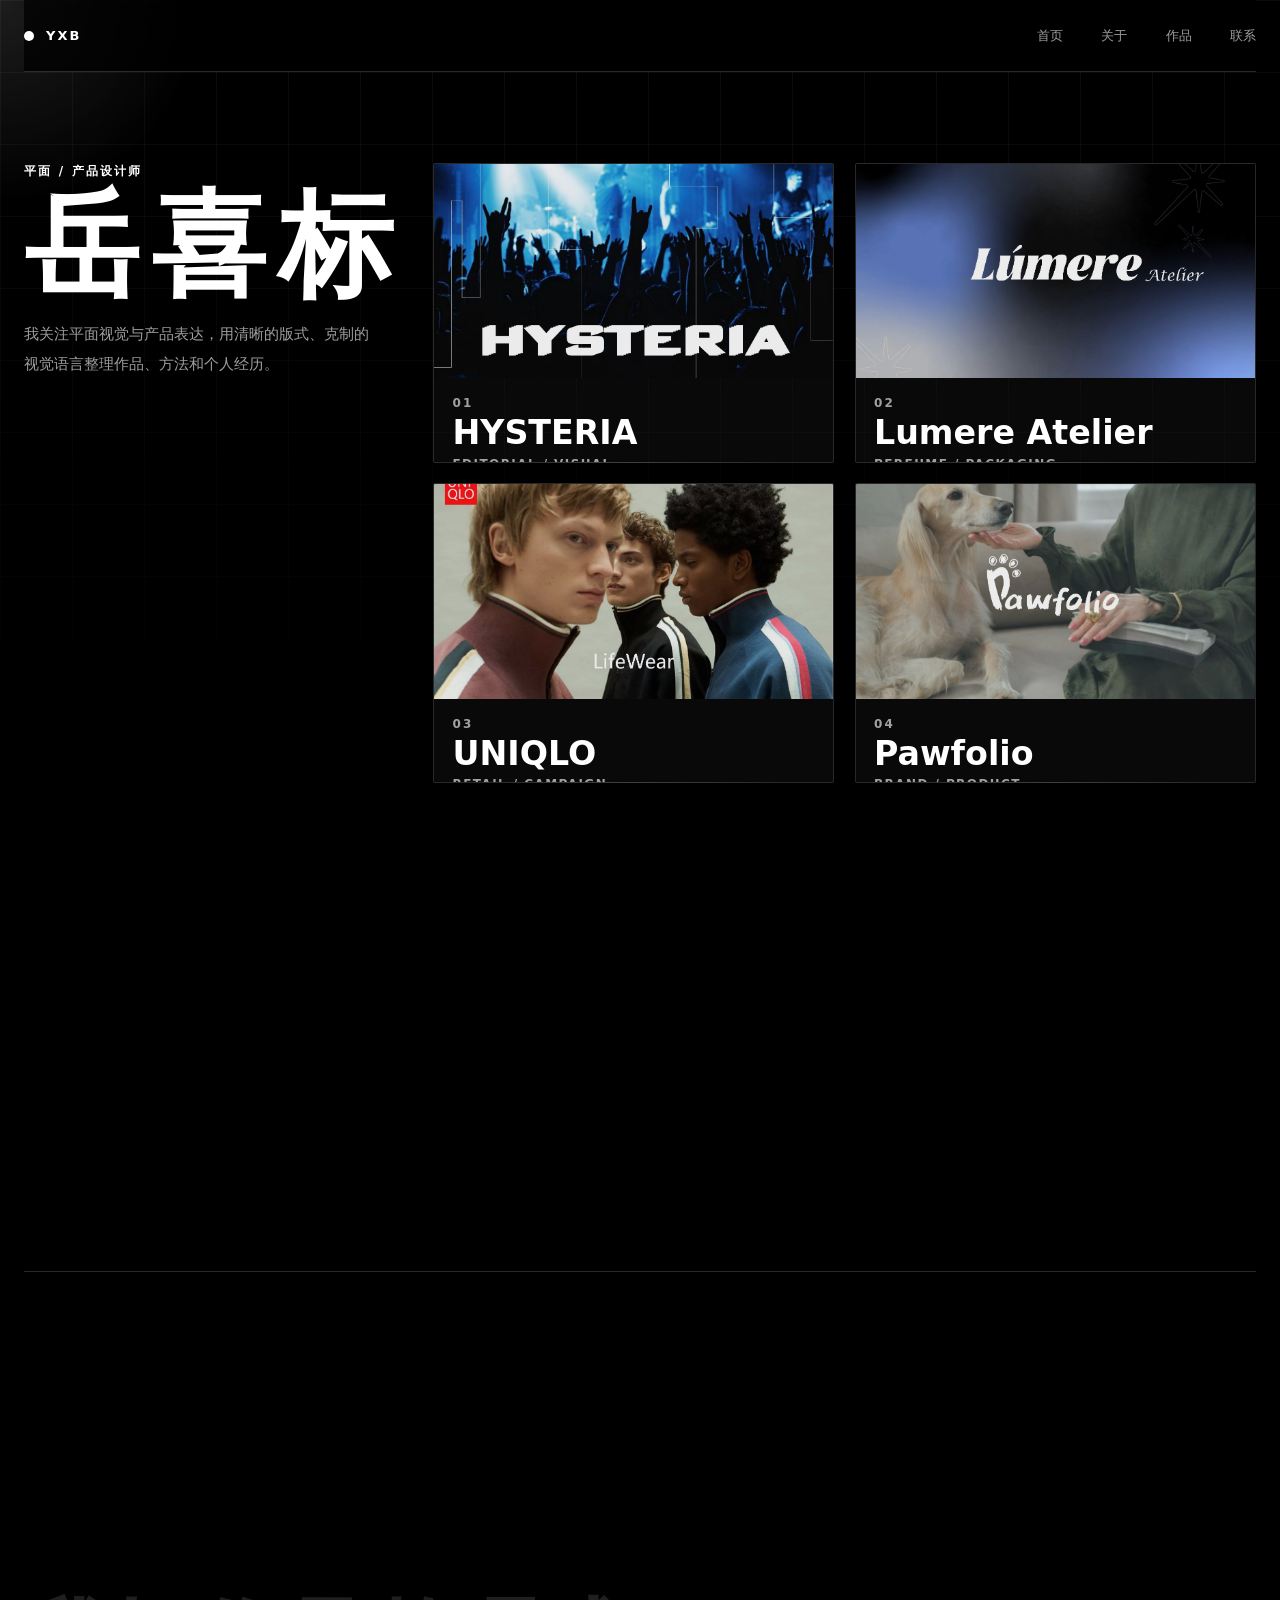
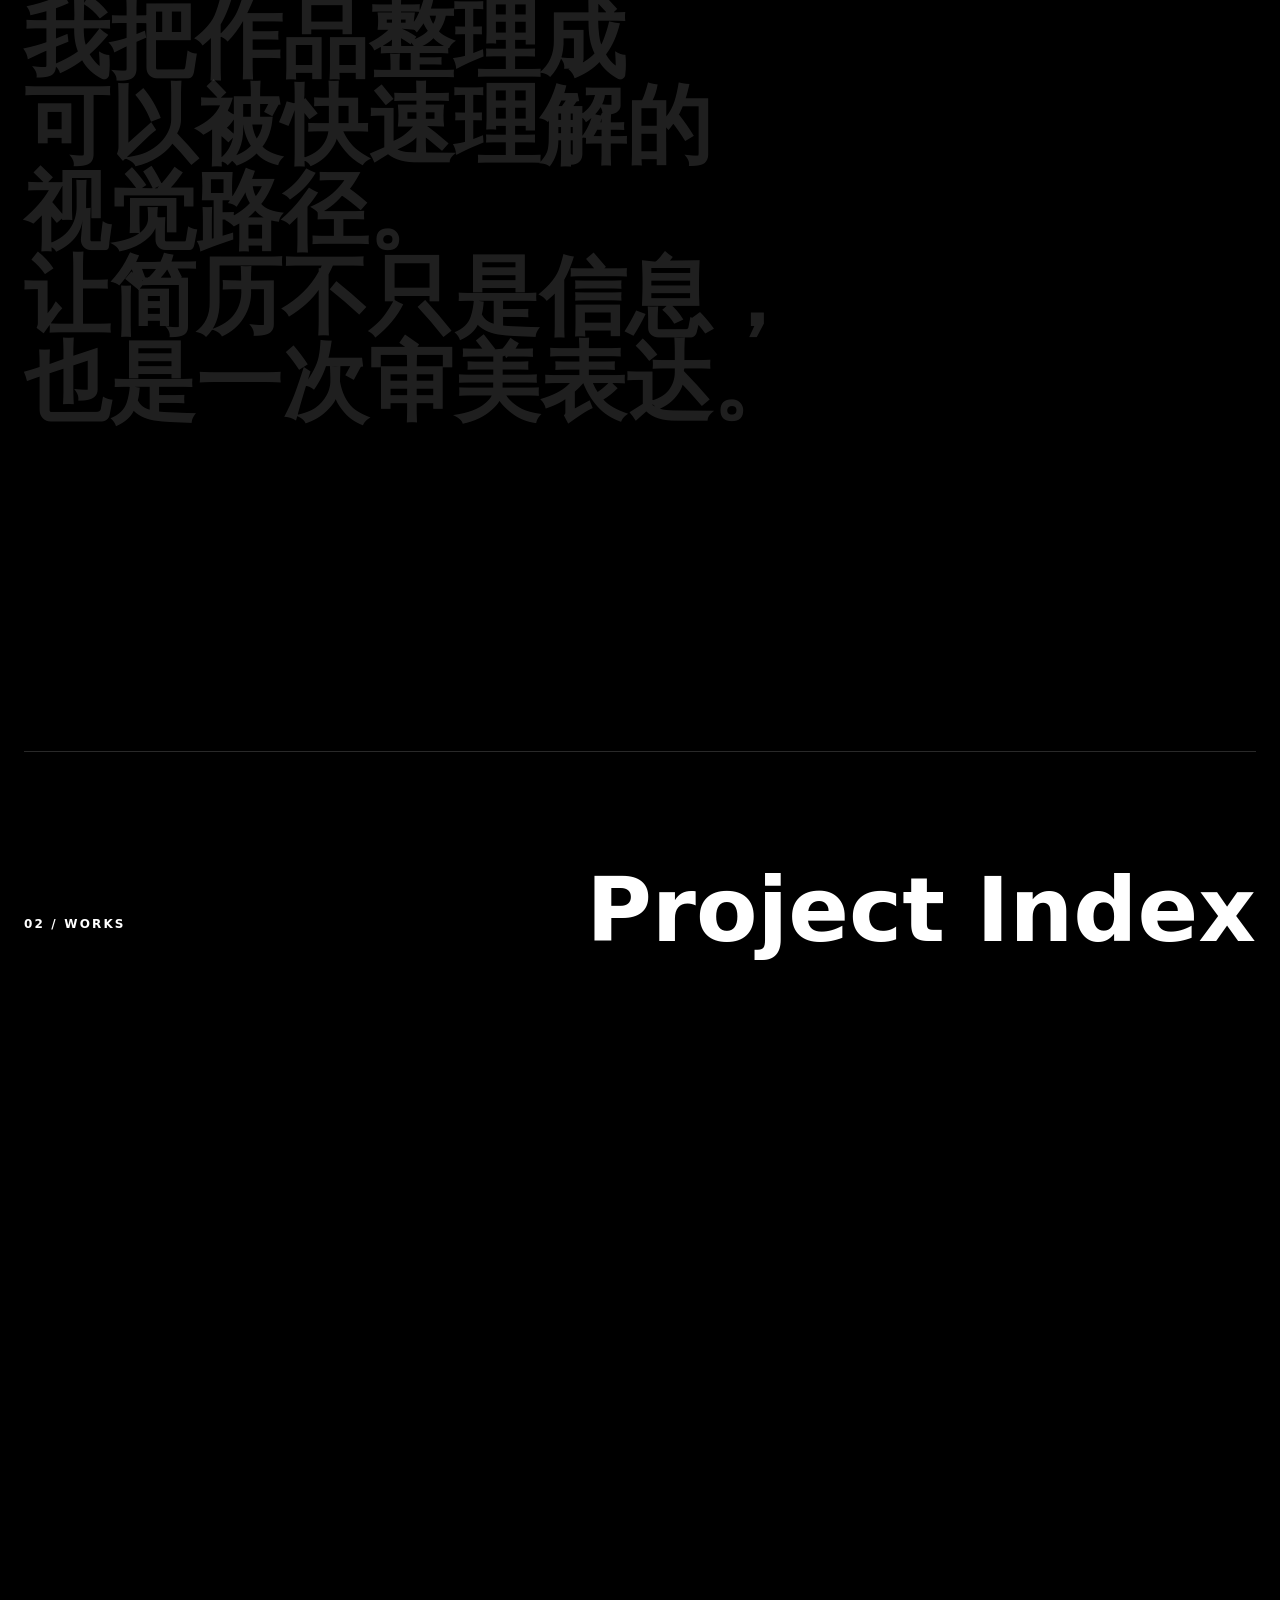
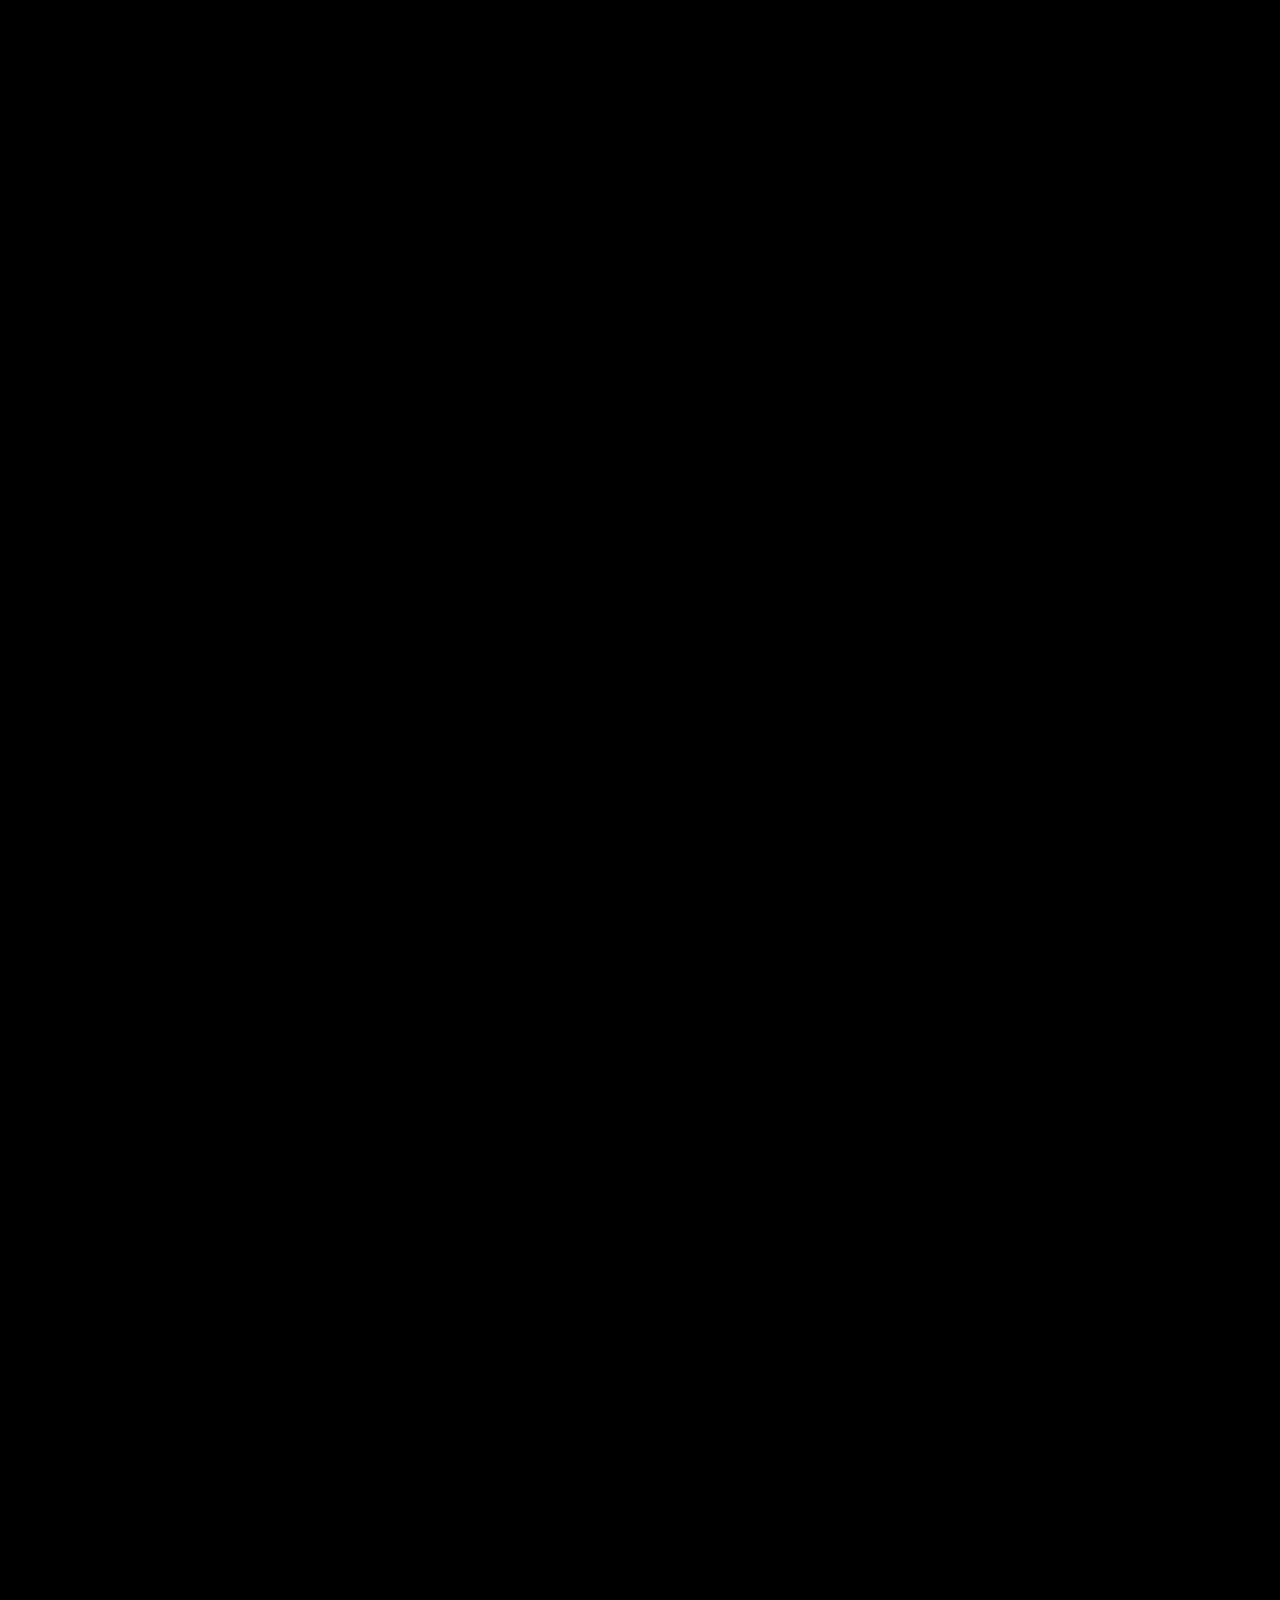
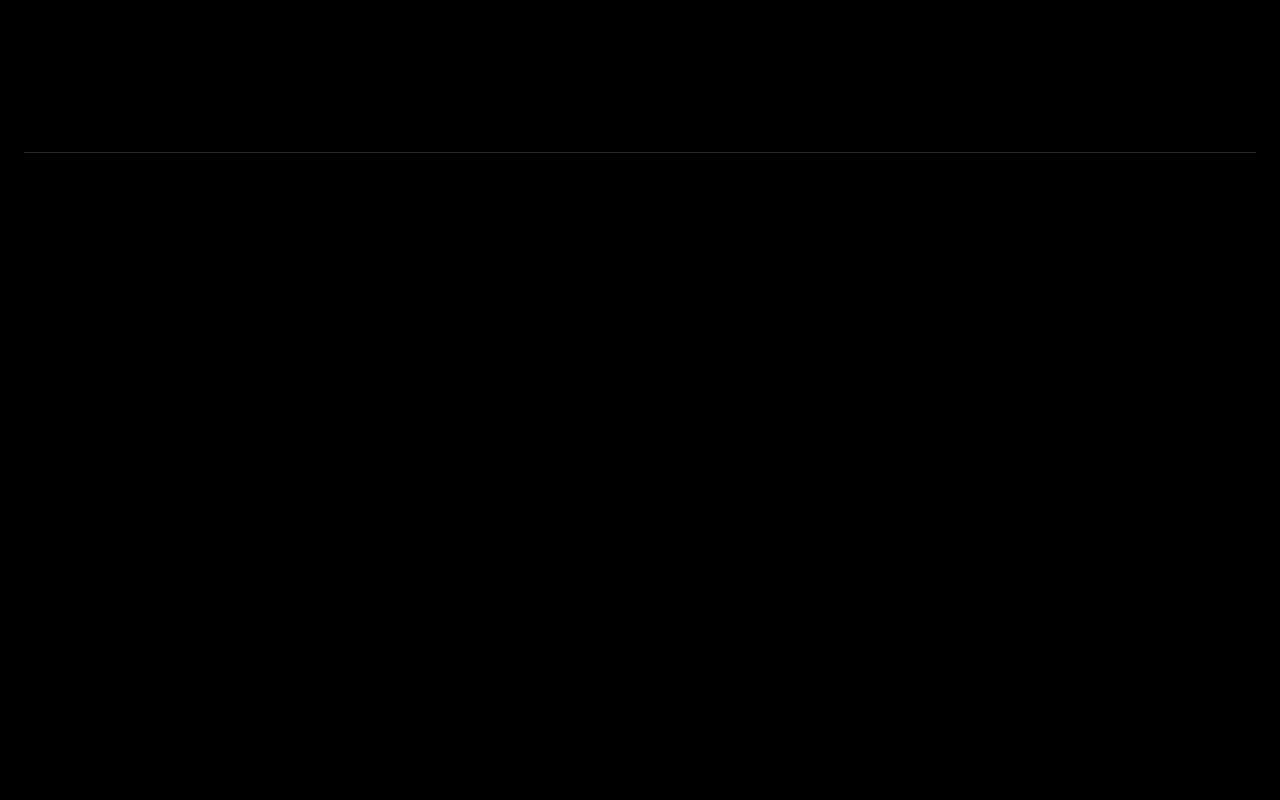
<file: index.html>
<!doctype html>
<html lang="zh-CN">
  <head>
    <meta charset="UTF-8" />
    <meta name="viewport" content="width=device-width, initial-scale=1.0" />
    <title>岳喜标 | Portfolio & Resume</title>
    <link rel="stylesheet" href="./styles.css" />
  </head>
  <body>
    <div class="grain" aria-hidden="true"></div>
    <div class="cursor-light" aria-hidden="true"></div>

    <header class="site-header">
      <a class="brand" href="#top" aria-label="回到首页"><span></span>YXB</a>
      <nav class="nav-links" aria-label="主导航">
        <a href="#gallery">首页</a>
        <a href="#statement">关于</a>
        <a href="#cases">作品</a>
        <a href="#contact">联系</a>
      </nav>
    </header>

    <main id="top">
      <section class="hero-gallery" id="gallery" aria-labelledby="hero-title">
        <div class="hero-copy">
          <p class="eyebrow reveal-text">平面 / 产品设计师</p>
          <h1 id="hero-title" class="split-title" aria-label="岳喜标"><span>岳</span><span>喜</span><span>标</span></h1>
          <p class="hero-note reveal-text">我关注平面视觉与产品表达，用清晰的版式、克制的视觉语言整理作品、方法和个人经历。</p>
        </div>

        <div class="gallery-shell flip-gallery" aria-label="作品翻转展示">
          <article class="flip-card" data-feature-index="0">
            <div class="flip-inner">
              <a class="flip-face flip-front" href="#case-hysteria">
                <img src="./hysteria-cover.jpg" alt="HYSTERIA作品集首图" />
                <div><span>01</span><strong>HYSTERIA</strong><em>Editorial / Visual</em></div>
              </a>
              <a class="flip-face flip-back" href="#case-hysteria">
                <span>01 / 04</span>
                <strong>HYSTERIA 作品集</strong>
                <p>偏视觉表达和情绪叙事的作品集，重点呈现画面冲击力、版式节奏和整体视觉气质。</p>
                <em>查看项目</em>
              </a>
            </div>
          </article>

          <article class="flip-card" data-feature-index="1">
            <div class="flip-inner">
              <a class="flip-face flip-front" href="#case-lumere">
                <img src="./lumere-cover.jpg" alt="Lumere Atelier香水作品集首图" />
                <div><span>02</span><strong>Lumere Atelier</strong><em>Perfume / Packaging</em></div>
              </a>
              <a class="flip-face flip-back" href="#case-lumere">
                <span>02 / 04</span>
                <strong>Lumere Atelier 香水产品设计</strong>
                <p>围绕香水产品气质展开品牌视觉、瓶身包装语言和产品展示氛围。</p>
                <em>查看项目</em>
              </a>
            </div>
          </article>

          <article class="flip-card" data-feature-index="2">
            <div class="flip-inner">
              <a class="flip-face flip-front" href="#case-uniqlo">
                <img src="./uniqlo-cover.jpg" alt="UNIQLO作品集首图" />
                <div><span>03</span><strong>UNIQLO</strong><em>Retail / Campaign</em></div>
              </a>
              <a class="flip-face flip-back" href="#case-uniqlo">
                <span>03 / 04</span>
                <strong>UNIQLO 作品集</strong>
                <p>以 UNIQLO 品牌为灵感进行的视觉风格练习，尝试用清晰的版式、年轻的图像节奏和零售传播语言展开表达。</p>
                <em>查看项目</em>
              </a>
            </div>
          </article>

          <article class="flip-card" data-feature-index="3">
            <div class="flip-inner">
              <a class="flip-face flip-front" href="#case-pawfolio">
                <img src="./pawfolio-cover.jpg" alt="Pawfolio宠物作品集首图" />
                <div><span>04</span><strong>Pawfolio</strong><em>Brand / Product</em></div>
              </a>
              <a class="flip-face flip-back" href="#case-pawfolio">
                <span>04 / 04</span>
                <strong>Pawfolio 宠物产品设计</strong>
                <p>面向精品宠物生活方式的品牌与产品系统，覆盖视觉、包装和产品延展。</p>
                <em>查看项目</em>
              </a>
            </div>
          </article>
        </div>
      </section>


      <section class="kinetic-marquee" aria-label="滚轮触发文字动效">
        <div class="kinetic-track">
          <span class="marquee-fill">PORTFOLIO</span>
          <span class="marquee-outline">DESIGNER</span>
          <span class="marquee-fill">PRODUCT</span>
          <span class="marquee-outline">BRAND SYSTEM</span>
          <span class="marquee-fill">YUE XIBIAO</span>
          <span class="marquee-outline">VISUAL WORKS</span>
          <span class="marquee-fill">PORTFOLIO</span>
          <span class="marquee-outline">CREATIVE RESUME</span>
        </div>
      </section>
      <section class="scroll-statement" id="statement" aria-labelledby="statement-title">
        <p class="section-kicker">01 / Profile</p>
        <div class="statement-lines" id="statement-title">
          <span>我把作品整理成</span>
          <span>可以被快速理解的</span>
          <span>视觉路径。</span>
          <span>让简历不只是信息，</span>
          <span>也是一次审美表达。</span>
        </div>
        <p class="statement-note">关注产品设计、平面视觉、品牌系统和作品叙事。页面会随着作品持续更新。</p>
      </section>

      <section class="cases-section" id="cases" aria-labelledby="cases-title">
        <div class="section-heading">
          <p class="section-kicker">02 / Works</p>
          <h2 id="cases-title">Project Index</h2>
        </div>

        <article class="case-block" id="case-hysteria">
          <a class="case-visual detail-jump" href="#work-detail-hysteria" data-controls="work-detail-hysteria">
            <img src="./hysteria-cover.jpg" alt="HYSTERIA作品集首图" />
          </a>
          <div class="case-content">
            <p class="work-index">Case 01</p>
            <h3>HYSTERIA 作品集</h3>
            <p>HYSTERIA 是一套更偏视觉表达和情绪叙事的作品集，重点呈现画面冲击力、版式节奏和整体视觉气质。现在可以直接在网页里完整浏览。</p>
            <div class="work-meta"><span>Editorial</span><span>Visual system</span><span>Portfolio</span></div>
            <button class="details-toggle" type="button" aria-expanded="false" aria-controls="work-detail-hysteria">进入站内案例</button>
            <div class="work-details" id="work-detail-hysteria" hidden>
              <div class="detail-grid">
                <div><span>方向</span><p>以强烈情绪、图形张力和版式节奏组织整套视觉表达。</p></div>
                <div><span>重点</span><p>通过连续页面建立观看节奏，让作品不只是图片集合，而是完整叙事。</p></div>
                <div><span>浏览</span><p>使用下方控件在网站内翻看完整作品。</p></div>
              </div>
              <div class="portfolio-player" aria-label="HYSTERIA 作品集 站内作品浏览器">
                <div class="player-stage" aria-live="polite">
                    <img class="player-slide is-active" src="./hysteria-cover.jpg" alt="HYSTERIA 作品集 第1 页" loading="lazy" />
                    <img class="player-slide" src="./hysteria-page-02.jpg" alt="HYSTERIA 作品集 第2 页" loading="lazy" />
                    <img class="player-slide" src="./hysteria-page-03.jpg" alt="HYSTERIA 作品集 第3 页" loading="lazy" />
                    <img class="player-slide" src="./hysteria-page-04.jpg" alt="HYSTERIA 作品集 第4 页" loading="lazy" />
                    <img class="player-slide" src="./hysteria-page-05.jpg" alt="HYSTERIA 作品集 第5 页" loading="lazy" />
                    <img class="player-slide" src="./hysteria-page-06.jpg" alt="HYSTERIA 作品集 第6 页" loading="lazy" />
                    <img class="player-slide" src="./hysteria-page-07.jpg" alt="HYSTERIA 作品集 第7 页" loading="lazy" />
                    <img class="player-slide" src="./hysteria-page-08.jpg" alt="HYSTERIA 作品集 第8 页" loading="lazy" />
                    <img class="player-slide" src="./hysteria-page-09.jpg" alt="HYSTERIA 作品集 第9 页" loading="lazy" />
                    <img class="player-slide" src="./hysteria-page-10.jpg" alt="HYSTERIA 作品集 第10 页" loading="lazy" />
                    <img class="player-slide" src="./hysteria-page-11.jpg" alt="HYSTERIA 作品集 第11 页" loading="lazy" />
                    <img class="player-slide" src="./hysteria-page-12.jpg" alt="HYSTERIA 作品集 第12 页" loading="lazy" />
                    <img class="player-slide" src="./hysteria-page-13.jpg" alt="HYSTERIA 作品集 第13 页" loading="lazy" />
                    <img class="player-slide" src="./hysteria-page-14.jpg" alt="HYSTERIA 作品集 第14 页" loading="lazy" />
                </div>
                <div class="player-controls">
                  <button class="player-button" type="button" data-action="prev">上一页</button>
                  <span class="player-counter">01 / 14</span>
                  <button class="player-button" type="button" data-action="next">下一页</button>
                </div>
              </div>
            </div>
          </div>
        </article>

        <article class="case-block" id="case-lumere">
          <a class="case-visual detail-jump" href="#work-detail-lumere" data-controls="work-detail-lumere">
            <img src="./lumere-cover.jpg" alt="Lumere Atelier作品集封面" />
          </a>
          <div class="case-content">
            <p class="work-index">Case 02</p>
            <h3>Lumere Atelier 香水产品设计</h3>
            <p>Lumere Atelier 是一套围绕香水产品气质展开的视觉与包装设计，重点呈现品牌调性、瓶身与包装语言、版式系统和产品展示氛围。</p>
            <div class="work-meta"><span>Perfume branding</span><span>Packaging</span><span>Visual system</span></div>
            <button class="details-toggle" type="button" aria-expanded="false" aria-controls="work-detail-lumere">进入站内案例</button>
            <div class="work-details" id="work-detail-lumere" hidden>
              <div class="detail-grid">
                <div><span>问题</span><p>香水产品需要通过包装、材质感、色彩和图像气质传达香调想象。</p></div>
                <div><span>职责</span><p>从0开始，自主思考、设计、修改、总结、完成。</p></div>
                <div><span>结果</span><p>完成香水品牌视觉、产品展示、包装延展和作品集版式呈现。</p></div>
              </div>
              <div class="portfolio-player" aria-label="Lumere Atelier 作品集 站内作品浏览器">
                <div class="player-stage" aria-live="polite">
                    <img class="player-slide is-active" src="./lumere-cover.jpg" alt="Lumere Atelier 作品集 第1 页" loading="lazy" />
                    <img class="player-slide" src="./lumere-page-02.jpg" alt="Lumere Atelier 作品集 第2 页" loading="lazy" />
                    <img class="player-slide" src="./lumere-page-03.jpg" alt="Lumere Atelier 作品集 第3 页" loading="lazy" />
                    <img class="player-slide" src="./lumere-page-04.jpg" alt="Lumere Atelier 作品集 第4 页" loading="lazy" />
                    <img class="player-slide" src="./lumere-page-05.jpg" alt="Lumere Atelier 作品集 第5 页" loading="lazy" />
                    <img class="player-slide" src="./lumere-page-06.jpg" alt="Lumere Atelier 作品集 第6 页" loading="lazy" />
                    <img class="player-slide" src="./lumere-page-07.jpg" alt="Lumere Atelier 作品集 第7 页" loading="lazy" />
                    <img class="player-slide" src="./lumere-page-08.jpg" alt="Lumere Atelier 作品集 第8 页" loading="lazy" />
                    <img class="player-slide" src="./lumere-page-09.jpg" alt="Lumere Atelier 作品集 第9 页" loading="lazy" />
                    <img class="player-slide" src="./lumere-page-10.jpg" alt="Lumere Atelier 作品集 第10 页" loading="lazy" />
                    <img class="player-slide" src="./lumere-page-11.jpg" alt="Lumere Atelier 作品集 第11 页" loading="lazy" />
                    <img class="player-slide" src="./lumere-page-12.jpg" alt="Lumere Atelier 作品集 第12 页" loading="lazy" />
                    <img class="player-slide" src="./lumere-page-13.jpg" alt="Lumere Atelier 作品集 第13 页" loading="lazy" />
                    <img class="player-slide" src="./lumere-page-14.jpg" alt="Lumere Atelier 作品集 第14 页" loading="lazy" />
                    <img class="player-slide" src="./lumere-page-15.jpg" alt="Lumere Atelier 作品集 第15 页" loading="lazy" />
                </div>
                <div class="player-controls">
                  <button class="player-button" type="button" data-action="prev">上一页</button>
                  <span class="player-counter">01 / 15</span>
                  <button class="player-button" type="button" data-action="next">下一页</button>
                </div>
              </div>
            </div>
          </div>
        </article>

        <article class="case-block" id="case-uniqlo">
          <a class="case-visual detail-jump" href="#work-detail-uniqlo" data-controls="work-detail-uniqlo">
            <img src="./uniqlo-cover.jpg" alt="UNIQLO作品集首图" />
          </a>
          <div class="case-content">
            <p class="work-index">Case 03</p>
            <h3>UNIQLO 作品集</h3>
            <p>这是一组以 UNIQLO 品牌气质为参考的视觉风格练习，尝试从零售传播、活动画面和版式系统出发，探索更清晰、年轻、易识别的视觉表达。</p>
            <div class="work-meta"><span>Retail</span><span>Campaign</span><span>Layout</span></div>
            <button class="details-toggle" type="button" aria-expanded="false" aria-controls="work-detail-uniqlo">进入站内案例</button>
            <div class="work-details" id="work-detail-uniqlo" hidden>
              <div class="detail-grid">
                <div><span>方向</span><p>以品牌既有的简洁、日常和功能感为基础，尝试延展更有画面张力的视觉表达。</p></div>
                <div><span>重点</span><p>通过图像裁切、文字层级和色彩控制，让页面在保持清晰的同时更有传播感。</p></div>
                <div><span>浏览</span><p>完整练习内容已整理为站内页面，可直接翻看每一页视觉内容。</p></div>
              </div>
              <div class="portfolio-player" aria-label="UNIQLO 作品集 站内作品浏览器">
                <div class="player-stage" aria-live="polite">
                    <img class="player-slide is-active" src="./uniqlo-cover.jpg" alt="UNIQLO 作品集 第1 页" loading="lazy" />
                    <img class="player-slide" src="./uniqlo-page-02.jpg" alt="UNIQLO 作品集 第2 页" loading="lazy" />
                    <img class="player-slide" src="./uniqlo-page-03.jpg" alt="UNIQLO 作品集 第3 页" loading="lazy" />
                    <img class="player-slide" src="./uniqlo-page-04.jpg" alt="UNIQLO 作品集 第4 页" loading="lazy" />
                    <img class="player-slide" src="./uniqlo-page-05.jpg" alt="UNIQLO 作品集 第5 页" loading="lazy" />
                    <img class="player-slide" src="./uniqlo-page-06.jpg" alt="UNIQLO 作品集 第6 页" loading="lazy" />
                </div>
                <div class="player-controls">
                  <button class="player-button" type="button" data-action="prev">上一页</button>
                  <span class="player-counter">01 / 06</span>
                  <button class="player-button" type="button" data-action="next">下一页</button>
                </div>
              </div>
            </div>
          </div>
        </article>

        <article class="case-block" id="case-pawfolio">
          <a class="case-visual detail-jump" href="#work-detail-pawfolio" data-controls="work-detail-pawfolio">
            <img src="./pawfolio-cover.jpg" alt="Pawfolio作品集封面" />
          </a>
          <div class="case-content">
            <p class="work-index">Case 04</p>
            <h3>Pawfolio 宠物产品设计</h3>
            <p>Pawfolio 是一套面向精品宠物生活方式的产品与品牌设计，围绕宠物配件、美容产品、品牌视觉和应用场景展开。</p>
            <div class="work-meta"><span>Brand identity</span><span>Packaging</span><span>Product system</span></div>
            <button class="details-toggle" type="button" aria-expanded="false" aria-controls="work-detail-pawfolio">进入站内案例</button>
            <div class="work-details" id="work-detail-pawfolio" hidden>
              <div class="detail-grid">
                <div><span>问题</span><p>宠物产品常缺少统一审美和生活方式表达。</p></div>
                <div><span>职责</span><p>从0开始，自主思考、设计、修改、总结、完成。</p></div>
                <div><span>结果</span><p>完成品牌标志、色彩、海报、包装、用品和展示延展。</p></div>
              </div>
              <div class="portfolio-player" aria-label="Pawfolio 作品集 站内作品浏览器">
                <div class="player-stage" aria-live="polite">
                    <img class="player-slide is-active" src="./pawfolio-cover.jpg" alt="Pawfolio 作品集 第1 页" loading="lazy" />
                    <img class="player-slide" src="./pawfolio-page-02.jpg" alt="Pawfolio 作品集 第2 页" loading="lazy" />
                    <img class="player-slide" src="./pawfolio-page-03.jpg" alt="Pawfolio 作品集 第3 页" loading="lazy" />
                    <img class="player-slide" src="./pawfolio-page-04.jpg" alt="Pawfolio 作品集 第4 页" loading="lazy" />
                    <img class="player-slide" src="./pawfolio-page-05.jpg" alt="Pawfolio 作品集 第5 页" loading="lazy" />
                    <img class="player-slide" src="./pawfolio-page-06.jpg" alt="Pawfolio 作品集 第6 页" loading="lazy" />
                    <img class="player-slide" src="./pawfolio-page-07.jpg" alt="Pawfolio 作品集 第7 页" loading="lazy" />
                    <img class="player-slide" src="./pawfolio-page-08.jpg" alt="Pawfolio 作品集 第8 页" loading="lazy" />
                    <img class="player-slide" src="./pawfolio-page-09.jpg" alt="Pawfolio 作品集 第9 页" loading="lazy" />
                    <img class="player-slide" src="./pawfolio-page-10.jpg" alt="Pawfolio 作品集 第10 页" loading="lazy" />
                    <img class="player-slide" src="./pawfolio-page-11.jpg" alt="Pawfolio 作品集 第11 页" loading="lazy" />
                    <img class="player-slide" src="./pawfolio-page-12.jpg" alt="Pawfolio 作品集 第12 页" loading="lazy" />
                    <img class="player-slide" src="./pawfolio-page-13.jpg" alt="Pawfolio 作品集 第13 页" loading="lazy" />
                    <img class="player-slide" src="./pawfolio-page-14.jpg" alt="Pawfolio 作品集 第14 页" loading="lazy" />
                </div>
                <div class="player-controls">
                  <button class="player-button" type="button" data-action="prev">上一页</button>
                  <span class="player-counter">01 / 14</span>
                  <button class="player-button" type="button" data-action="next">下一页</button>
                </div>
              </div>
            </div>
          </div>
        </article>
      </section>

      <section class="contact-section" id="contact" aria-labelledby="contact-title">
        <p class="section-kicker">03 / Contact</p>
        <h2 id="contact-title">期待与你建立联系。</h2>
        <div class="contact-row">
          <a href="mailto:xxin_xb@163.com">xxin_xb@163.com</a>
          <a href="tel:17320224129">Tel: 17320224129（微信同号）</a>
          <a href="#cases">站内作品</a>
          <a href="#gallery">返回首页</a>
        </div>
      </section>
    </main>

    <button class="back-to-top" type="button" aria-label="返回顶部">Top</button>
    <script src="./script.js"></script>
  </body>
</html>
</file>
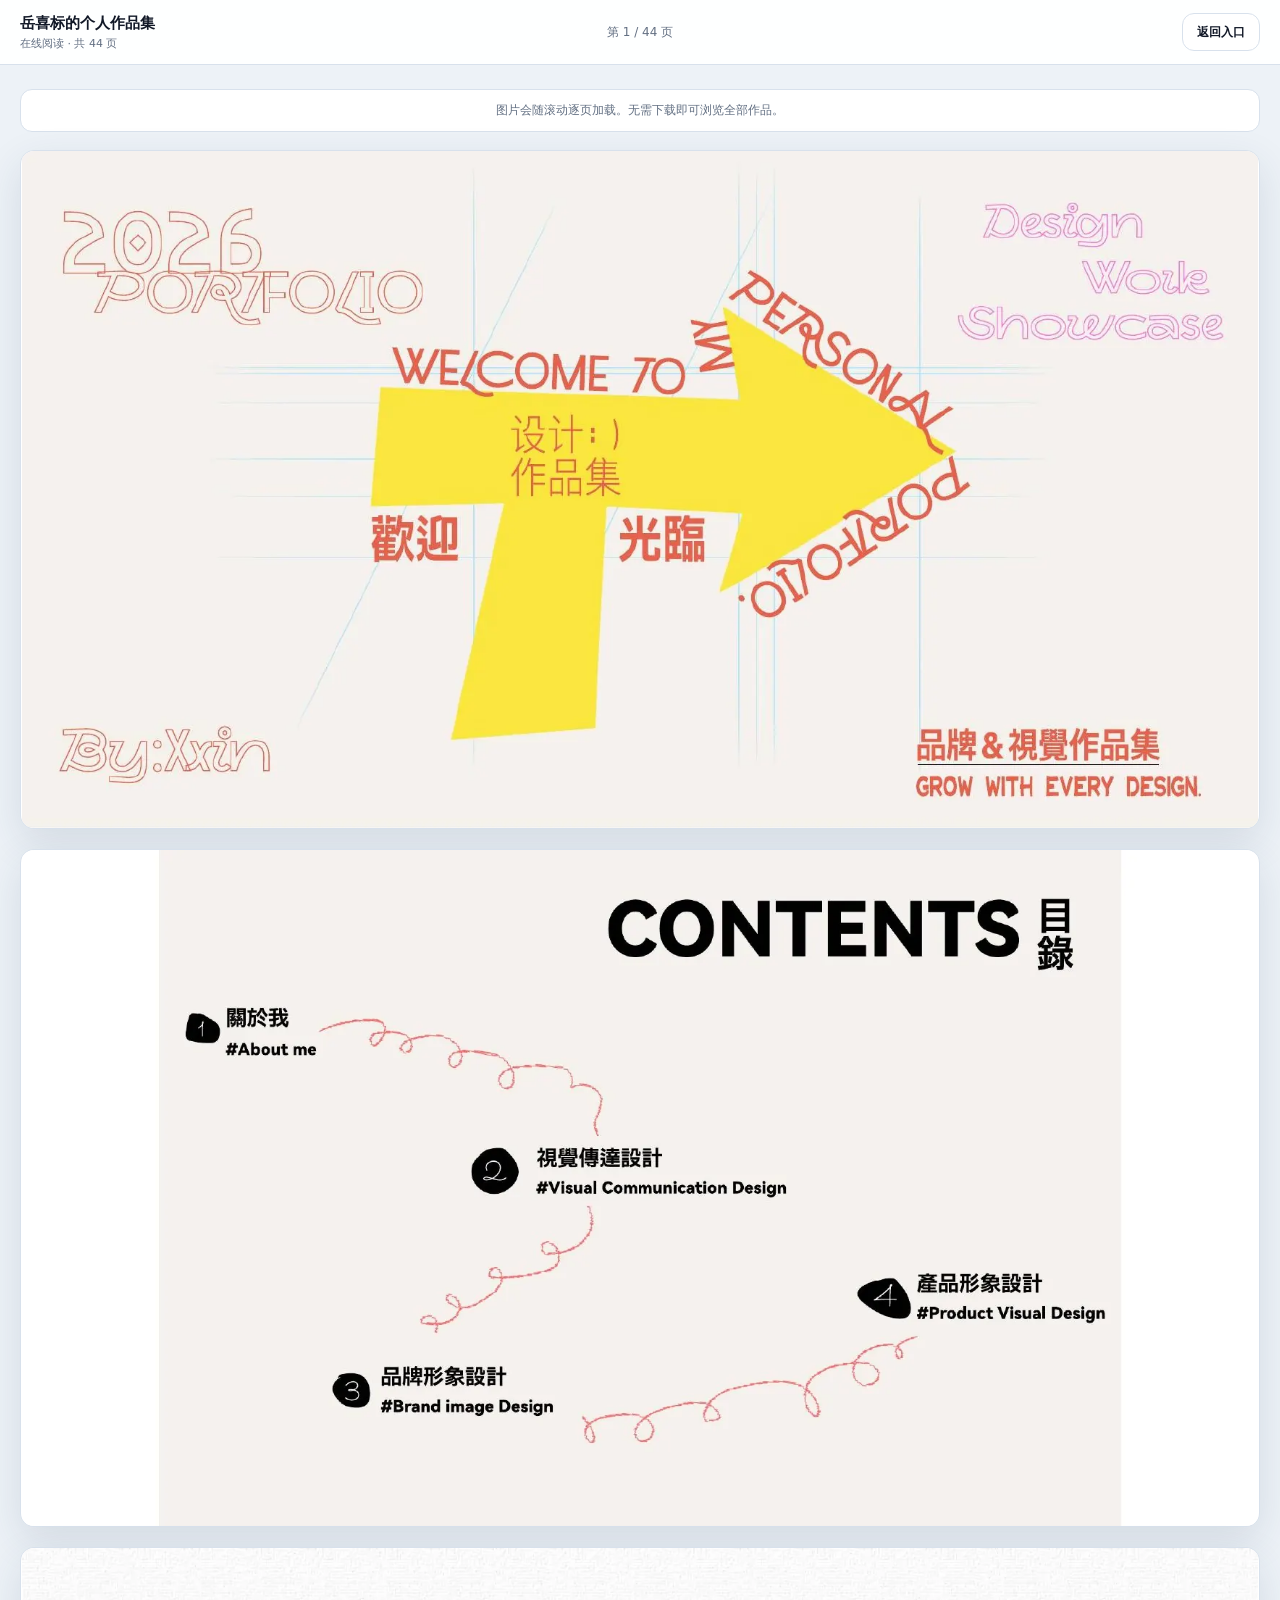
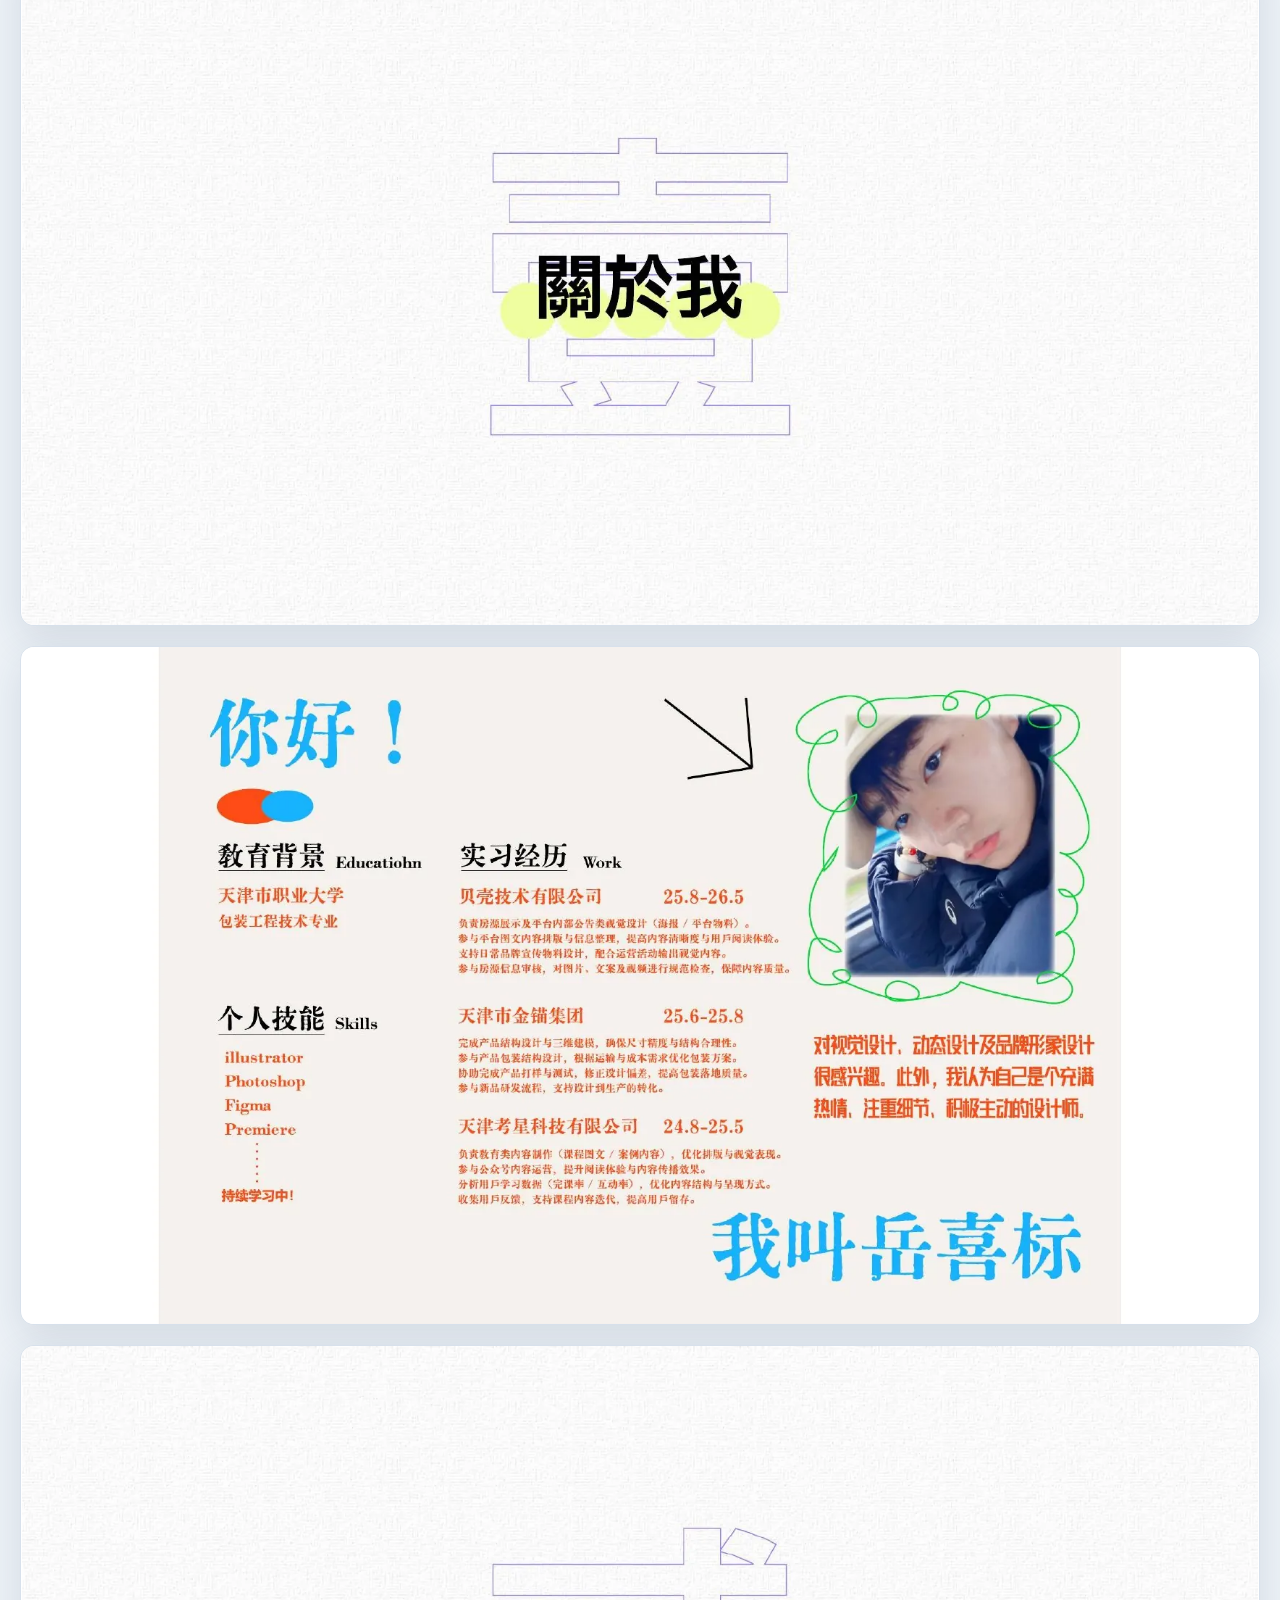
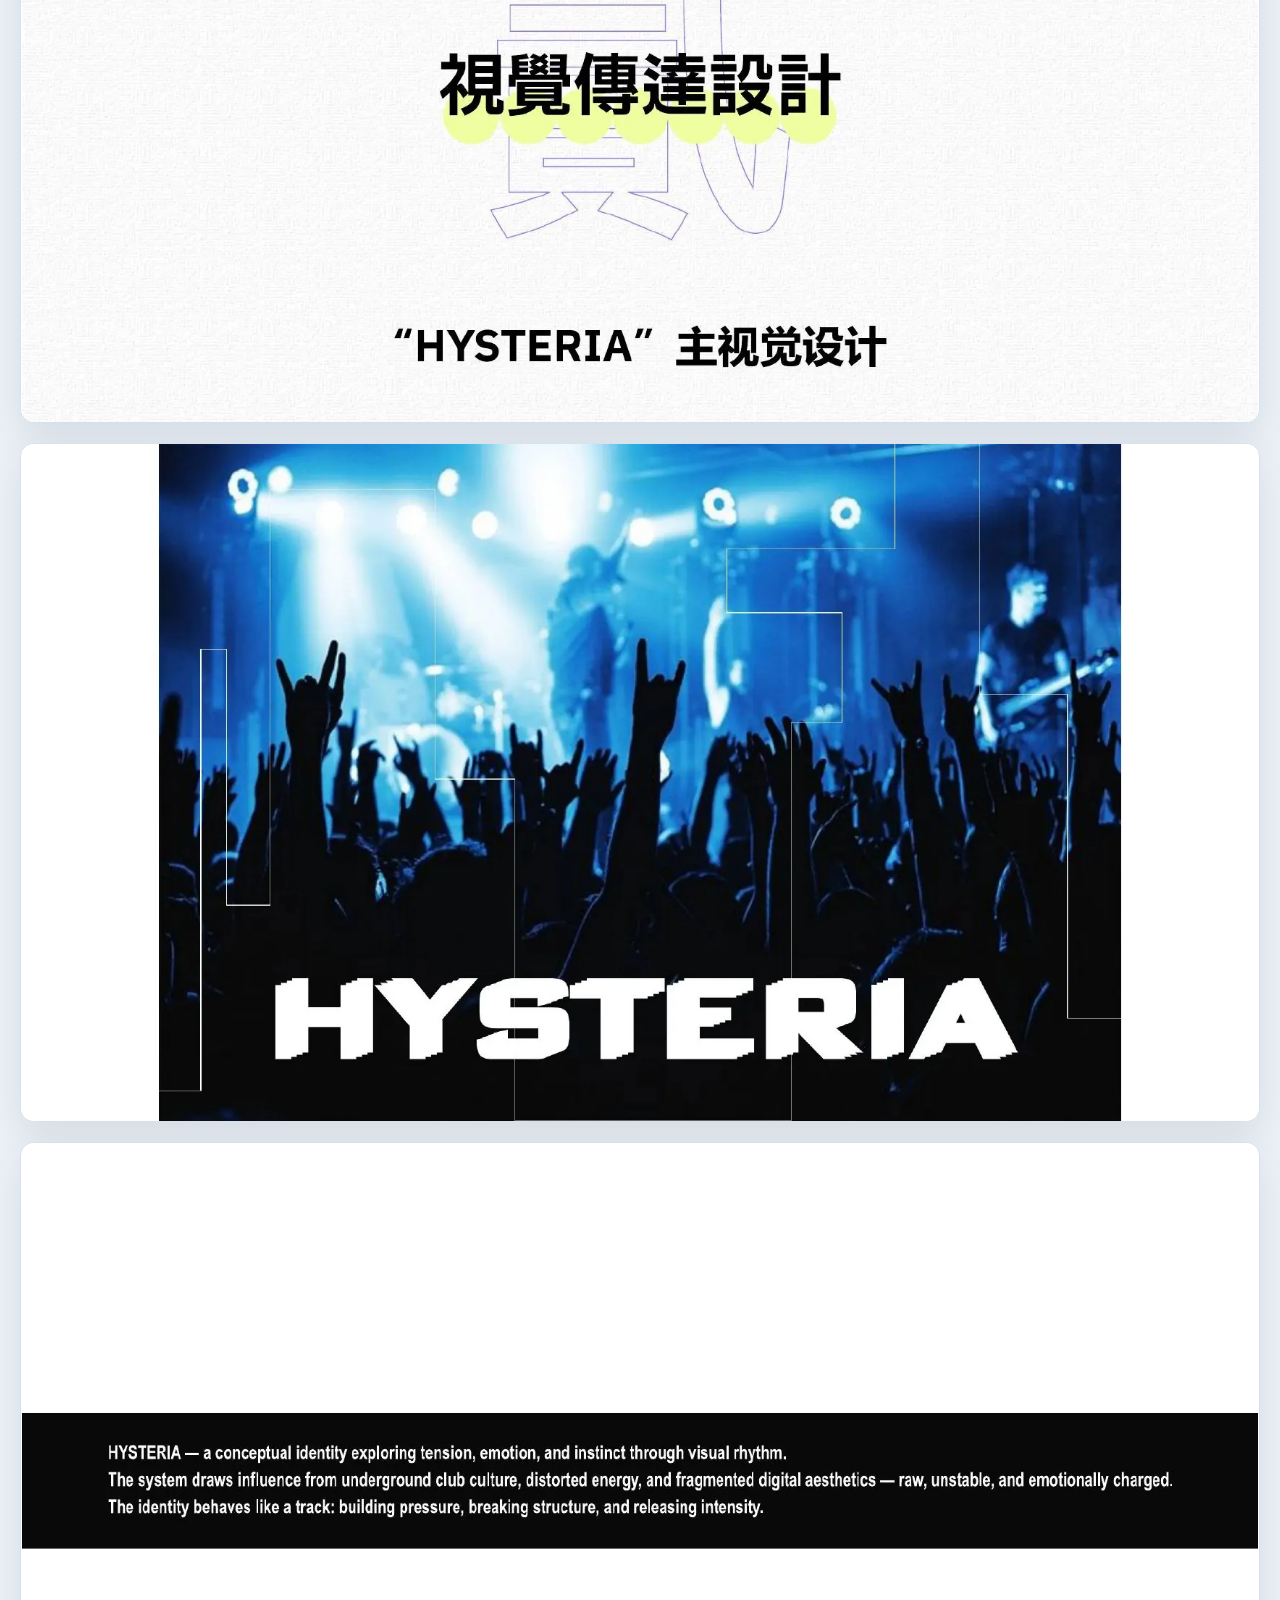
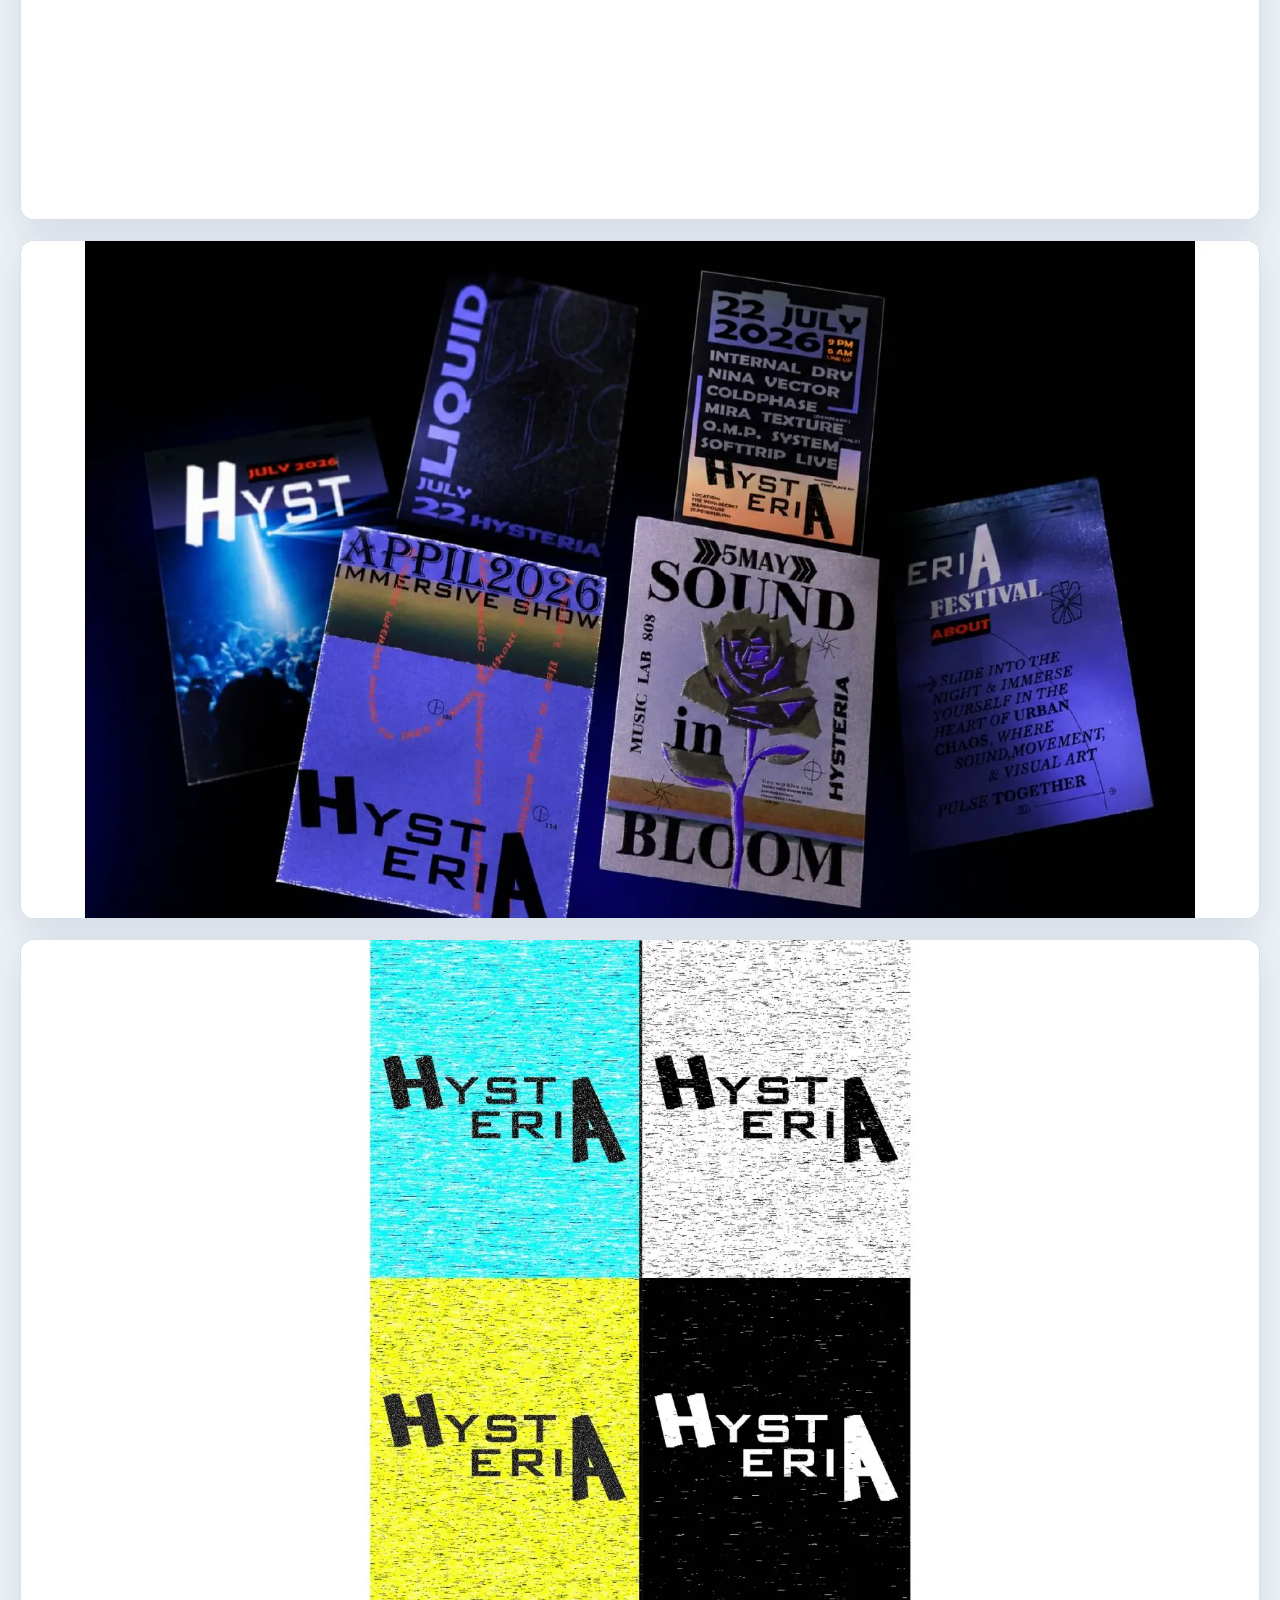
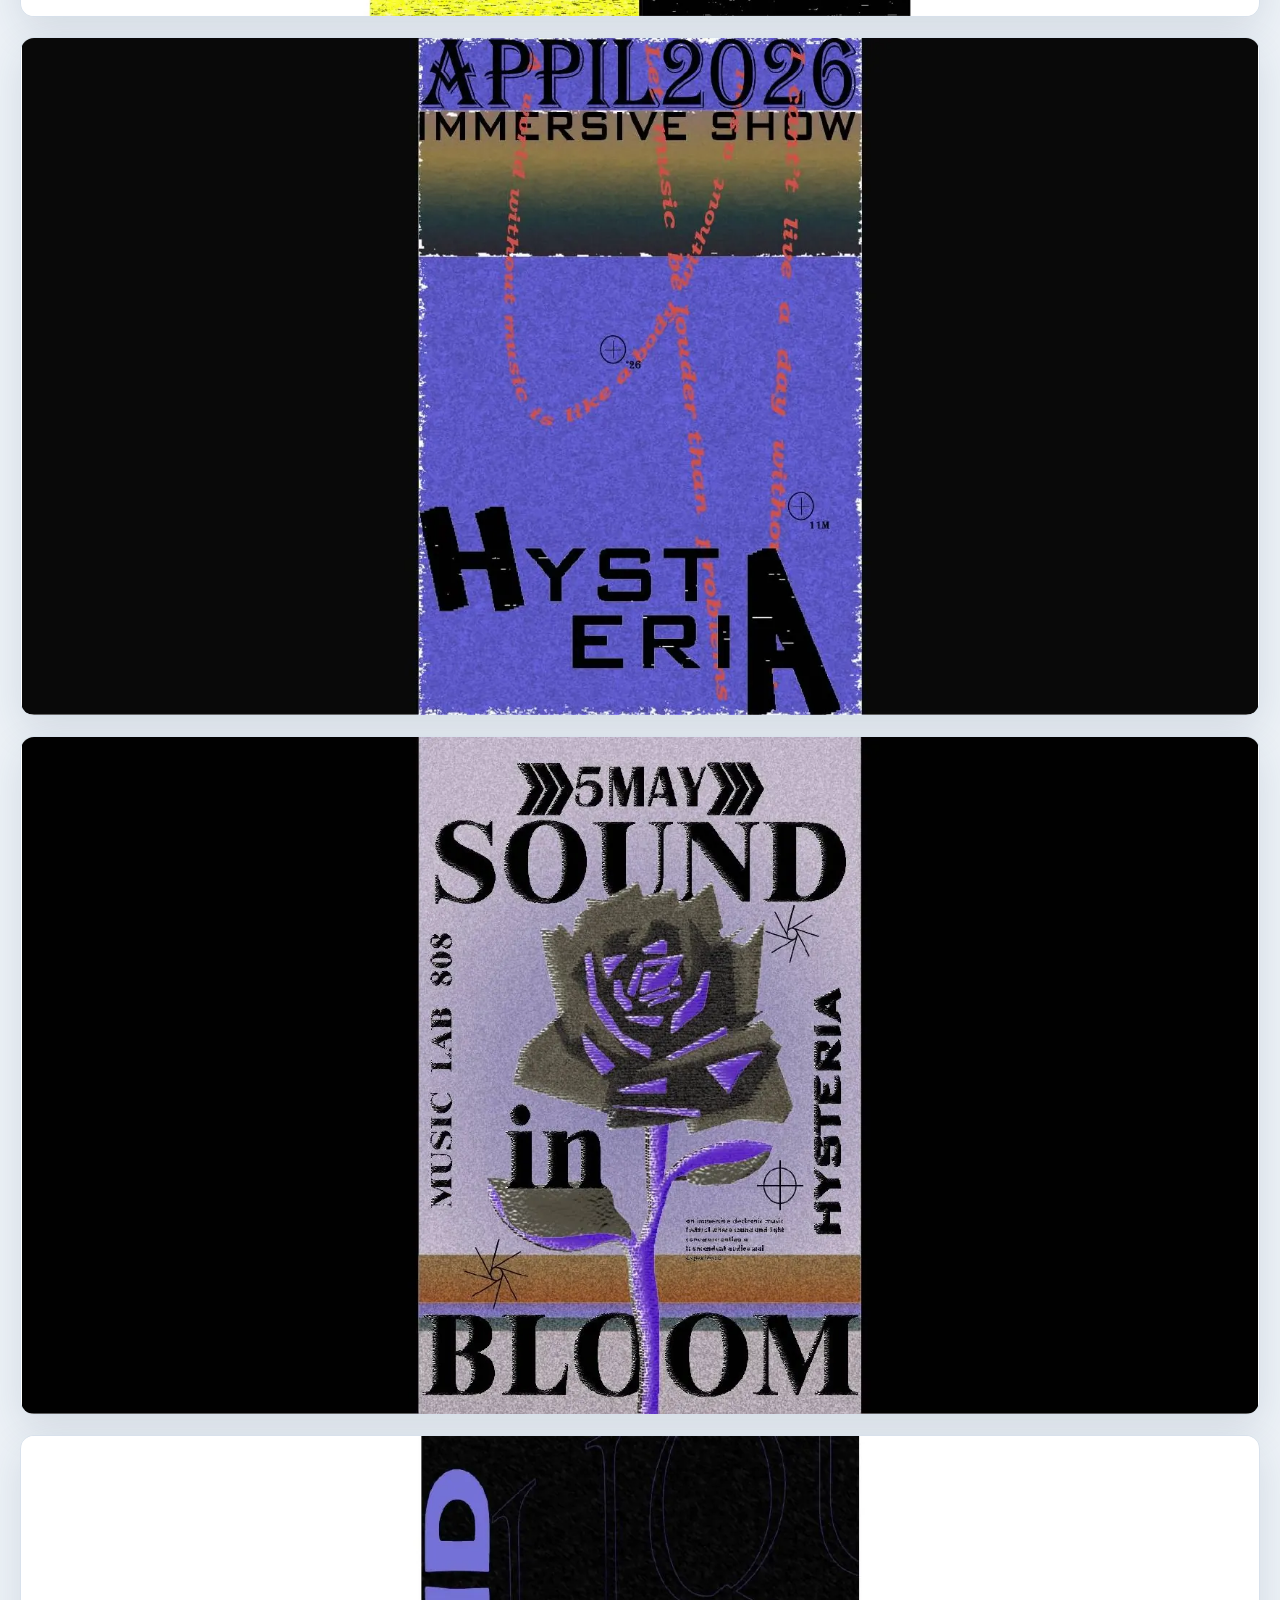
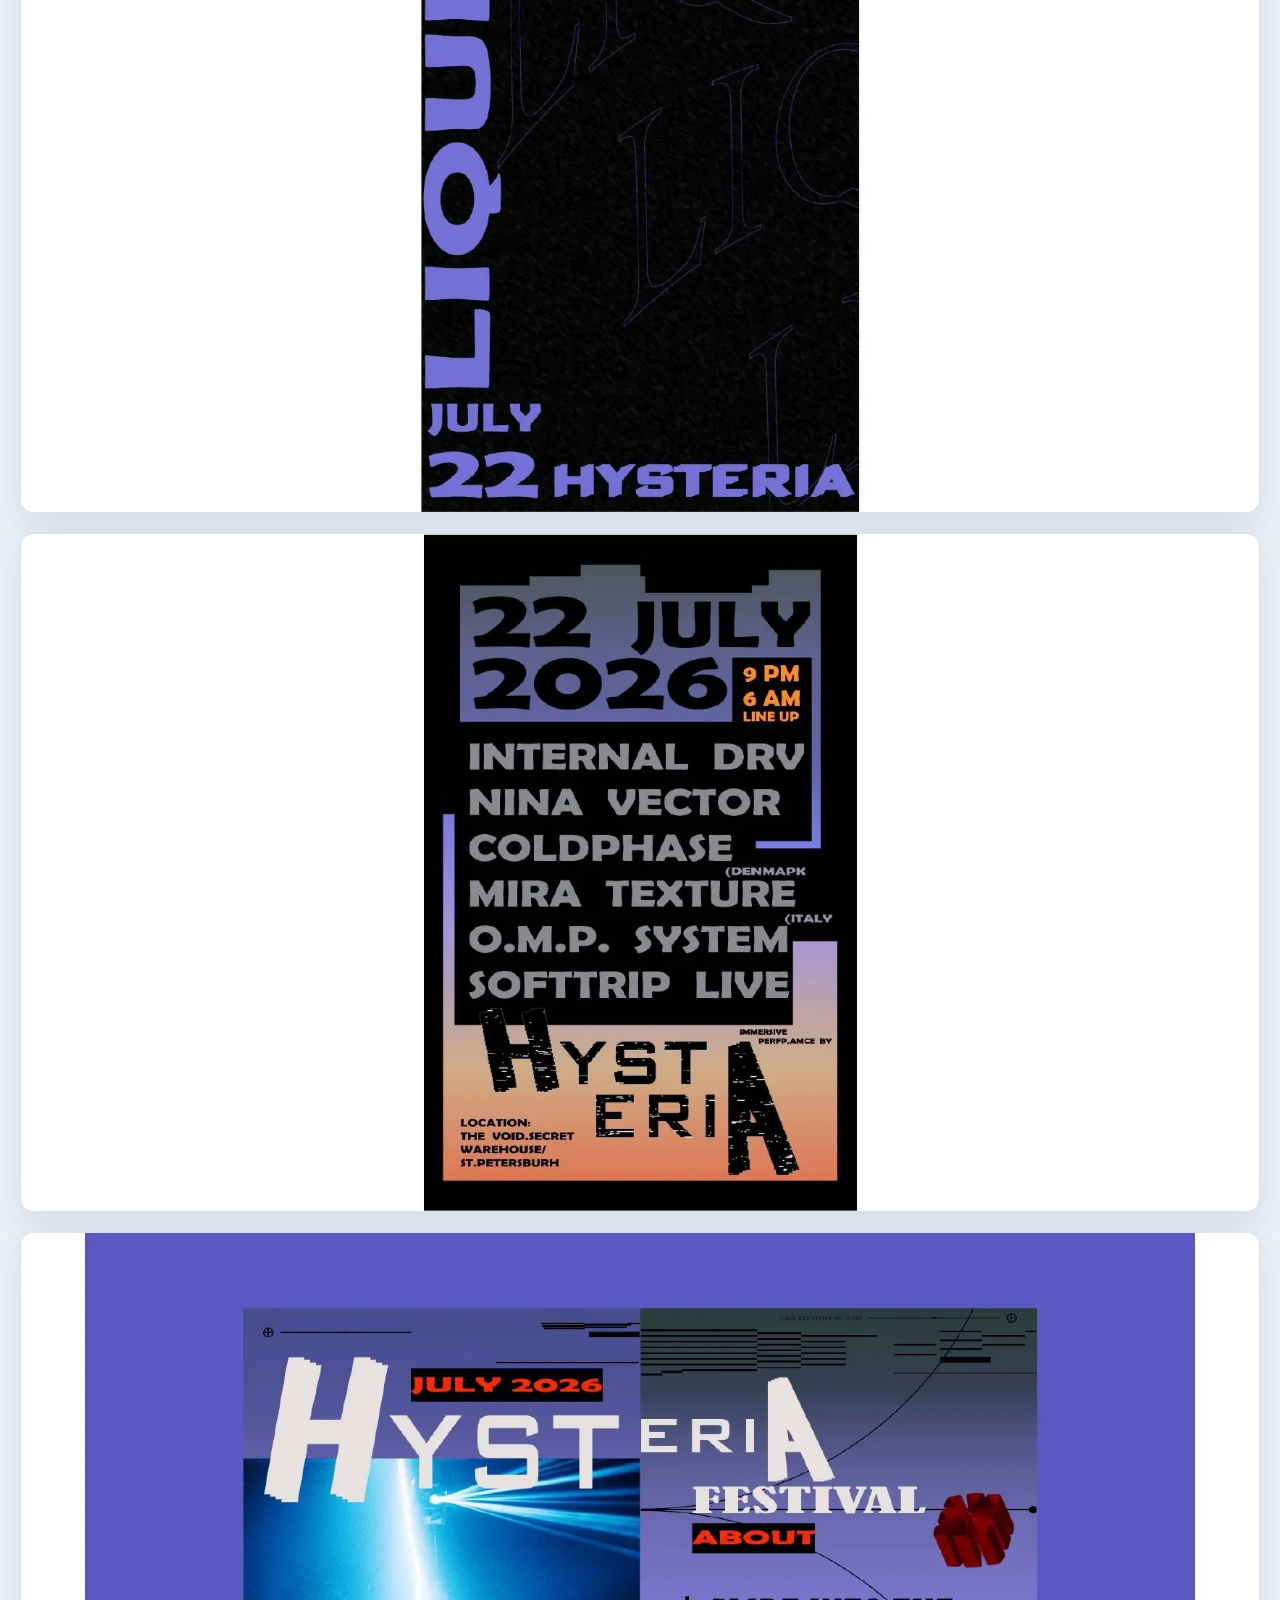
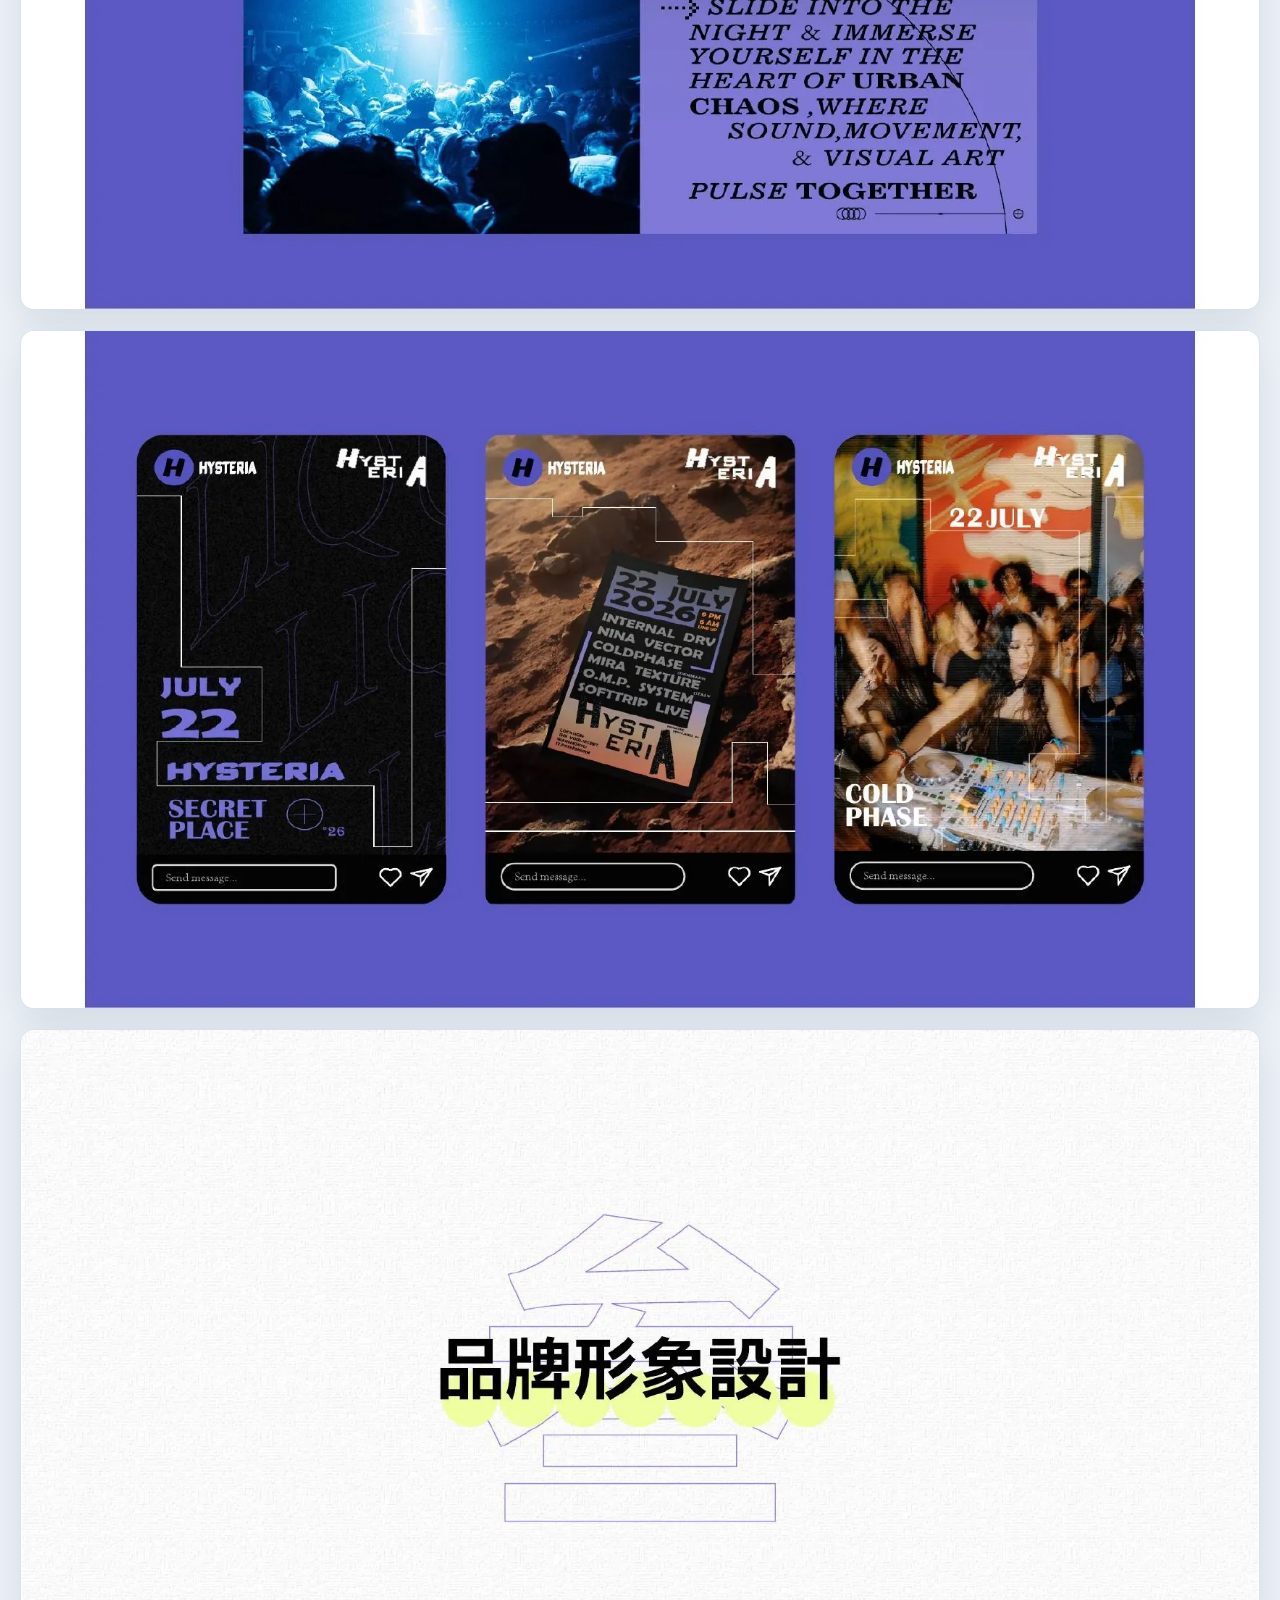
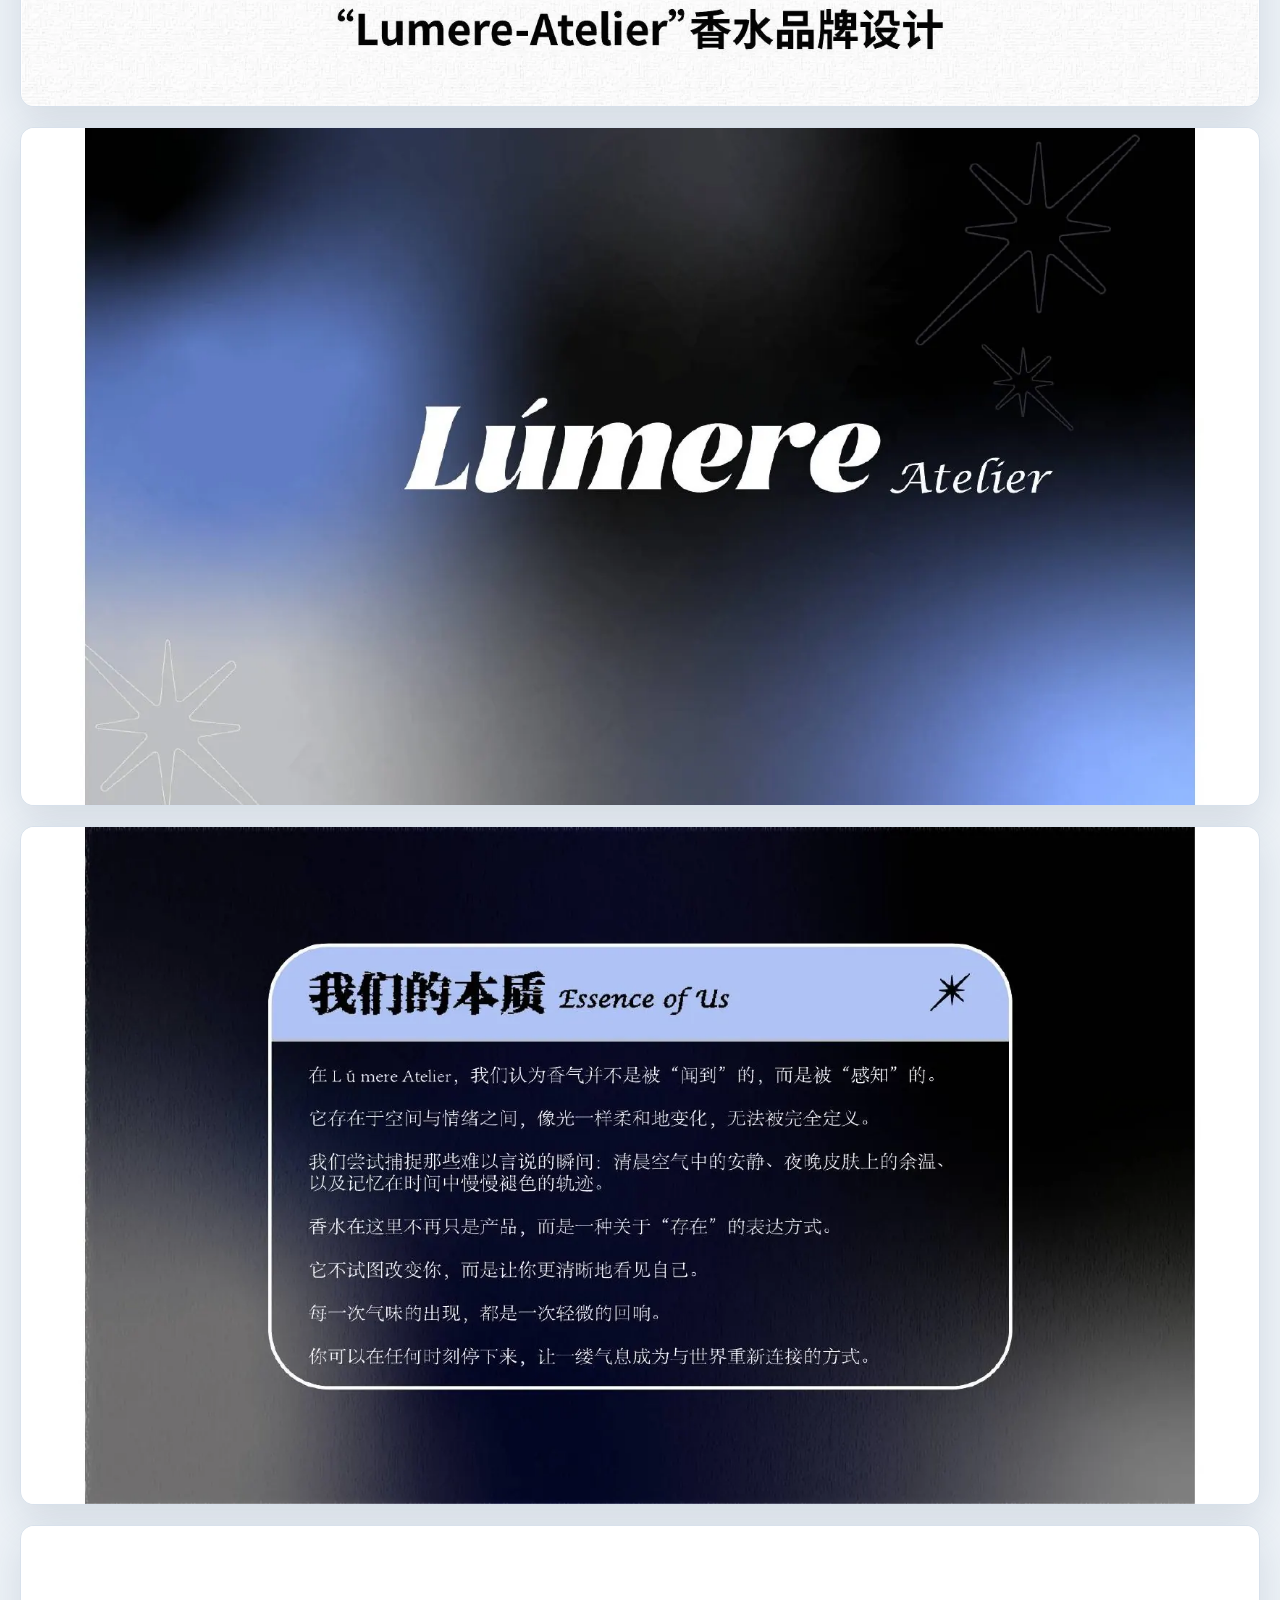
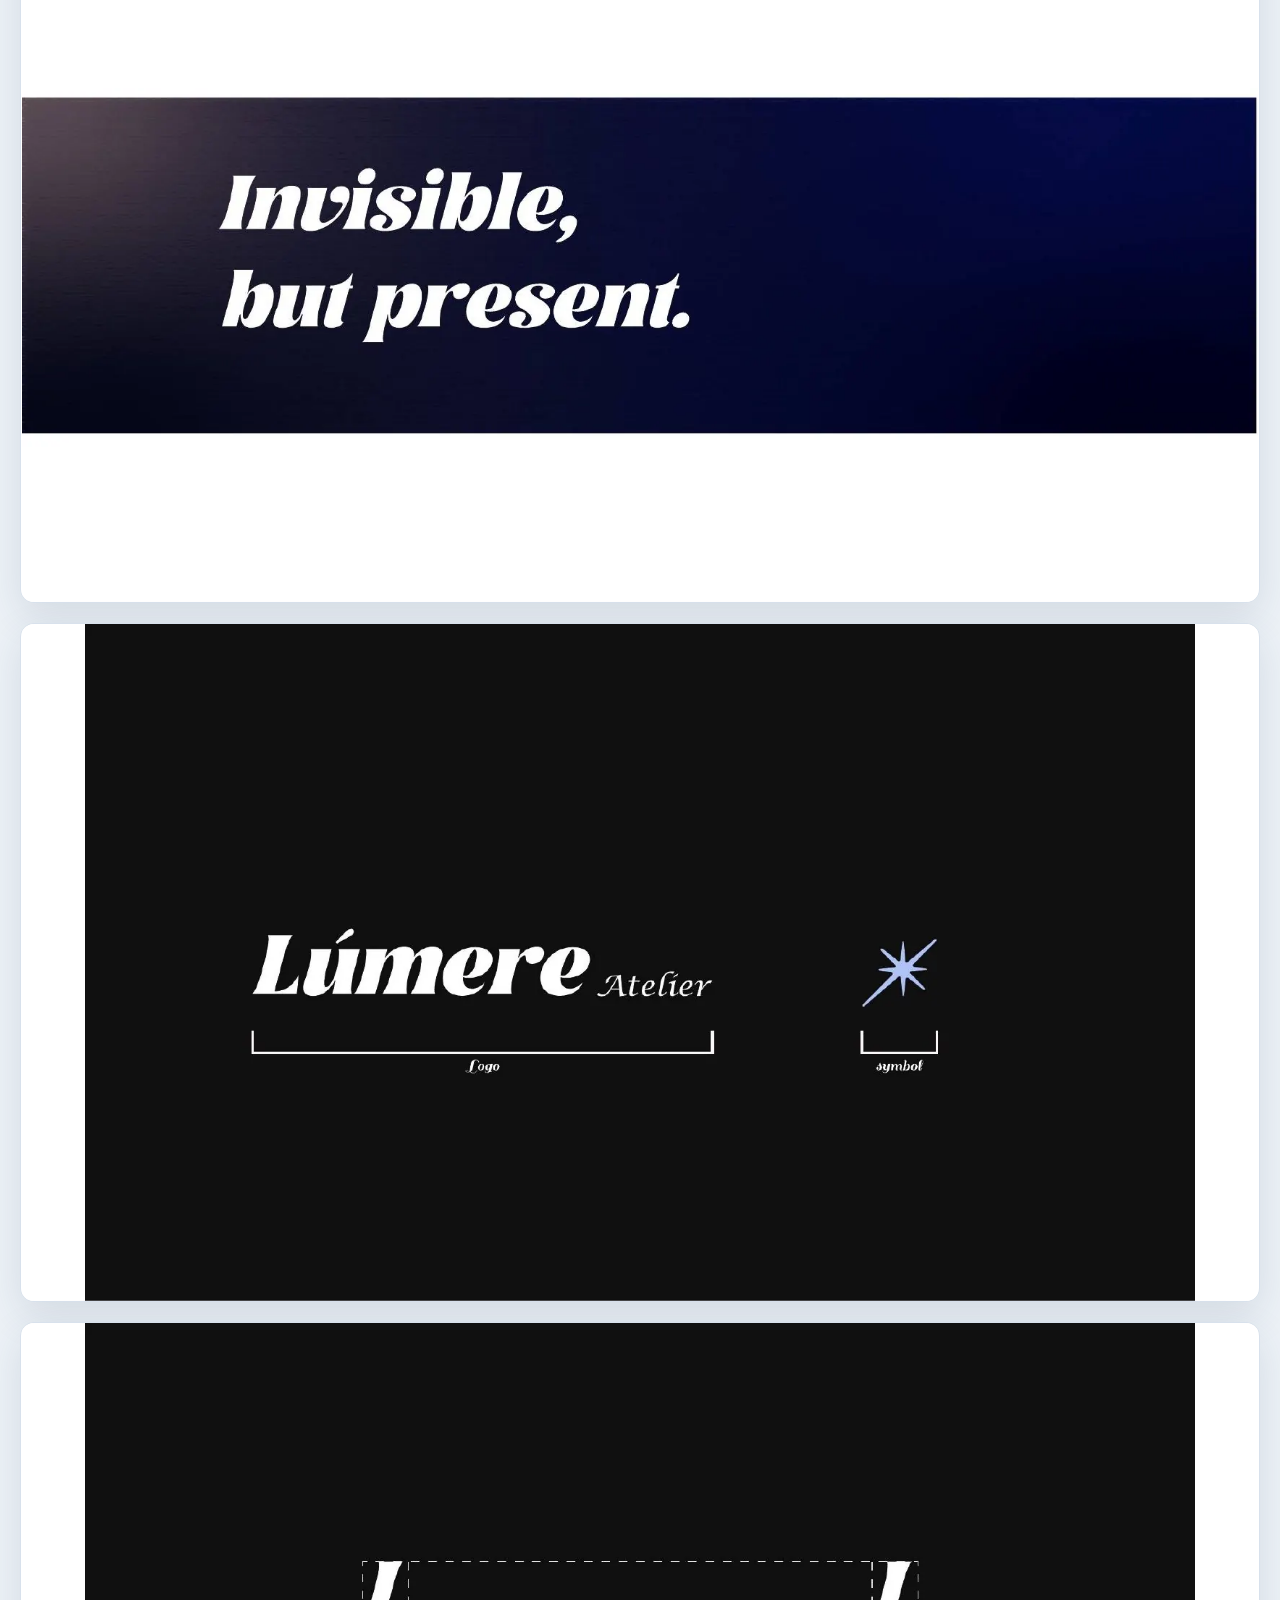
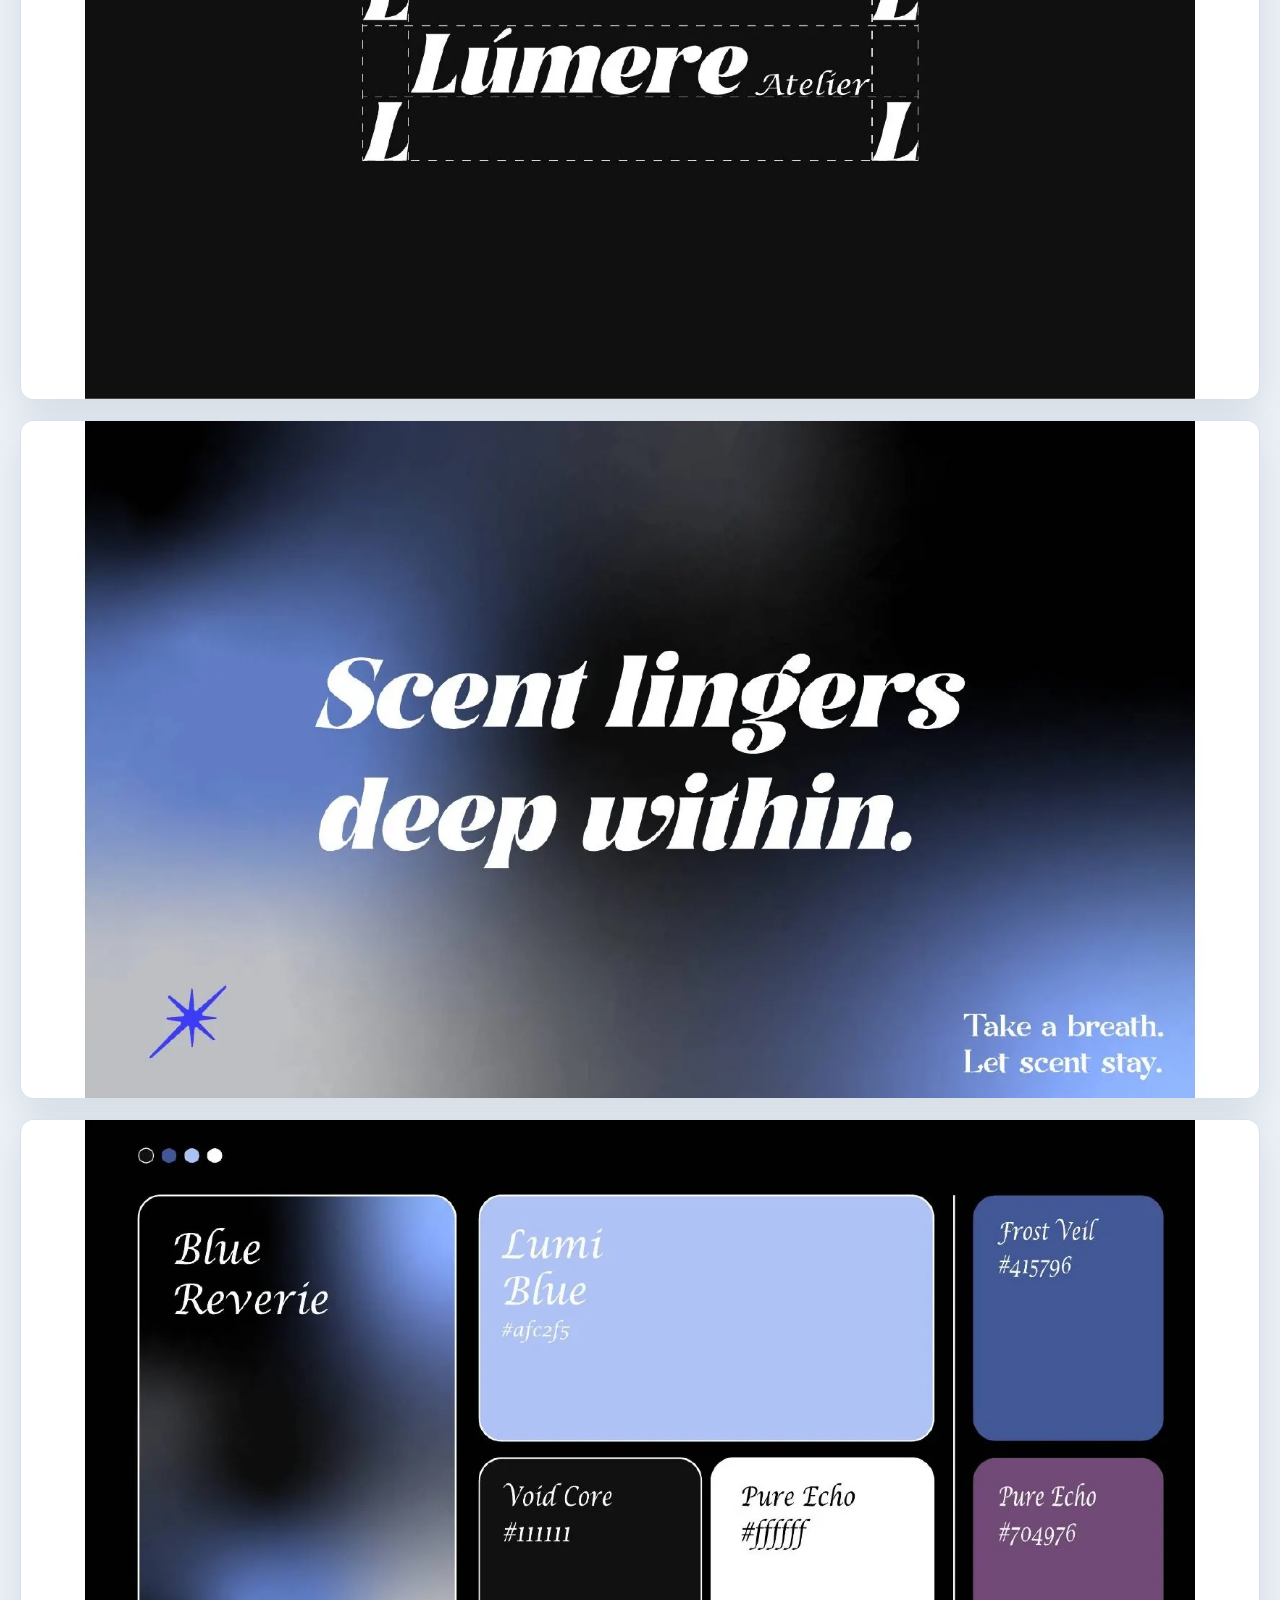
<file: pdf.html>
<!doctype html>
<html lang="zh-CN">
<head>
  <meta charset="utf-8" />
  <meta name="viewport" content="width=device-width, initial-scale=1, viewport-fit=cover" />
  <meta name="theme-color" content="#f3f6fa" />
  <title>岳喜标｜作品集在线阅读</title>
  <link rel="preload" as="image" href="./portfolio-pages/page-01.webp" fetchpriority="high" />
  <style>
    :root {
      color-scheme: light;
      --blue:#1677ff;
      --blue-dark:#0f5fd6;
      --ink:#111827;
      --muted:#637083;
      --line:#d8e1ec;
      --surface:#ffffff;
      --canvas:#edf2f7;
      --header:rgba(255,255,255,.94);
      --shadow:0 14px 40px rgba(34,57,91,.12);
    }
    * { box-sizing:border-box; }
    html { scroll-behavior:smooth; }
    body { margin:0; min-height:100dvh; background:var(--canvas); color:var(--ink); font-family:"Microsoft YaHei","PingFang SC",system-ui,sans-serif; }
    header { position:sticky; top:0; z-index:10; border-bottom:1px solid var(--line); background:var(--header); backdrop-filter:blur(16px); -webkit-backdrop-filter:blur(16px); }
    .bar { width:min(100%,1320px); min-height:64px; margin:0 auto; padding:10px 20px; display:grid; grid-template-columns:1fr auto 1fr; align-items:center; gap:16px; }
    .title { min-width:0; }
    .title strong { display:block; overflow:hidden; color:var(--ink); font-size:15px; line-height:1.35; text-overflow:ellipsis; white-space:nowrap; }
    .title span { display:block; margin-top:2px; color:var(--muted); font-size:11px; }
    .counter { color:var(--muted); font-size:12px; font-variant-numeric:tabular-nums; white-space:nowrap; }
    .actions { justify-self:end; display:flex; align-items:center; gap:8px; }
    .action { min-height:38px; display:inline-flex; align-items:center; justify-content:center; padding:0 14px; border:1px solid var(--line); border-radius:12px; background:var(--surface); color:var(--ink); font-size:12px; font-weight:700; text-decoration:none; white-space:nowrap; }
    .action.primary { border-color:var(--blue); background:var(--blue); color:#fff; }
    .action:active { transform:translateY(1px); }
    main { width:min(100%,1320px); margin:0 auto; padding:24px 20px 64px; }
    .notice { margin:0 auto 18px; padding:11px 14px; border:1px solid var(--line); border-radius:12px; background:var(--surface); color:var(--muted); font-size:12px; line-height:1.6; text-align:center; }
    .pages { display:grid; gap:20px; }
    .page { width:100%; aspect-ratio:1280 / 700.4724; margin:0; overflow:hidden; border:1px solid var(--line); border-radius:14px; background:#e3eaf2; box-shadow:var(--shadow); }
    .page img { display:block; width:100%; height:100%; object-fit:contain; background:var(--surface); }
    .page img.is-error { opacity:0; }
    .error { display:none; height:100%; place-items:center; padding:24px; color:var(--muted); text-align:center; }
    .page.has-error .error { display:grid; }
    .page.has-error img { display:none; }
    noscript { display:block; margin:20px; padding:18px; border:1px solid #f1b8b8; border-radius:12px; background:#fff3f3; color:#862828; }
    @media (max-width:720px) {
      .bar { min-height:58px; padding:8px 12px; grid-template-columns:minmax(0,1fr) auto; }
      .counter { display:none; }
      .title span { display:none; }
      .actions { gap:6px; }
      .action { min-height:36px; padding:0 10px; border-radius:10px; font-size:11px; }
      main { padding:12px 8px 44px; }
      .notice { margin-bottom:10px; padding:9px 10px; border-radius:10px; }
      .pages { gap:10px; }
      .page { border-radius:8px; box-shadow:0 8px 24px rgba(34,57,91,.10); }
    }
    @media (prefers-color-scheme:dark) {
      :root { --ink:#edf3fb; --muted:#a9b6c8; --line:#334155; --surface:#182231; --canvas:#0f1722; --header:rgba(15,23,34,.94); --shadow:0 14px 40px rgba(0,0,0,.28); }
      .action.primary { color:#fff; }
    }
    @media (prefers-reduced-motion:reduce) { html { scroll-behavior:auto; } }
  </style>
</head>
<body>
  <header>
    <div class="bar">
      <div class="title"><strong>岳喜标的个人作品集</strong><span>在线阅读 · 共 44 页</span></div>
      <div class="counter" id="counter" aria-live="polite">第 1 / 44 页</div>
      <nav class="actions" aria-label="作品集操作">
        <a class="action" href="./view.html">返回入口</a>
      </nav>
    </div>
  </header>
  <main>
    <p class="notice">图片会随滚动逐页加载。无需下载即可浏览全部作品。</p>
    <div class="pages" id="pages" aria-label="作品集页面"></div>
    <noscript>当前浏览器已关闭 JavaScript。请启用后在线阅读作品集。</noscript>
  </main>
  <script>
    const total = 44;
    const pages = document.getElementById('pages');
    const counter = document.getElementById('counter');
    const fragment = document.createDocumentFragment();

    for (let pageNumber = 1; pageNumber <= total; pageNumber += 1) {
      const figure = document.createElement('figure');
      figure.className = 'page';
      figure.dataset.page = String(pageNumber);

      const image = document.createElement('img');
      image.src = `./portfolio-pages/page-${String(pageNumber).padStart(2, '0')}.webp`;
      image.alt = `岳喜标个人作品集第 ${pageNumber} 页`;
      image.width = 1280;
      image.height = 700;
      image.decoding = 'async';
      if (pageNumber === 1) {
        image.loading = 'eager';
        image.fetchPriority = 'high';
      } else {
        image.loading = 'lazy';
      }

      const error = document.createElement('div');
      error.className = 'error';
      error.textContent = `第 ${pageNumber} 页加载失败，请检查网络后刷新页面。`;
      image.addEventListener('error', () => figure.classList.add('has-error'), { once: true });

      figure.append(image, error);
      fragment.append(figure);
    }
    pages.append(fragment);

    const observer = new IntersectionObserver((entries) => {
      const visible = entries
        .filter((entry) => entry.isIntersecting)
        .sort((a, b) => b.intersectionRatio - a.intersectionRatio)[0];
      if (visible) counter.textContent = `第 ${visible.target.dataset.page} / ${total} 页`;
    }, { rootMargin: '-20% 0px -60% 0px', threshold: [0, .25, .5, .75, 1] });

    document.querySelectorAll('.page').forEach((page) => observer.observe(page));
  </script>
</body>
</html>
</file>
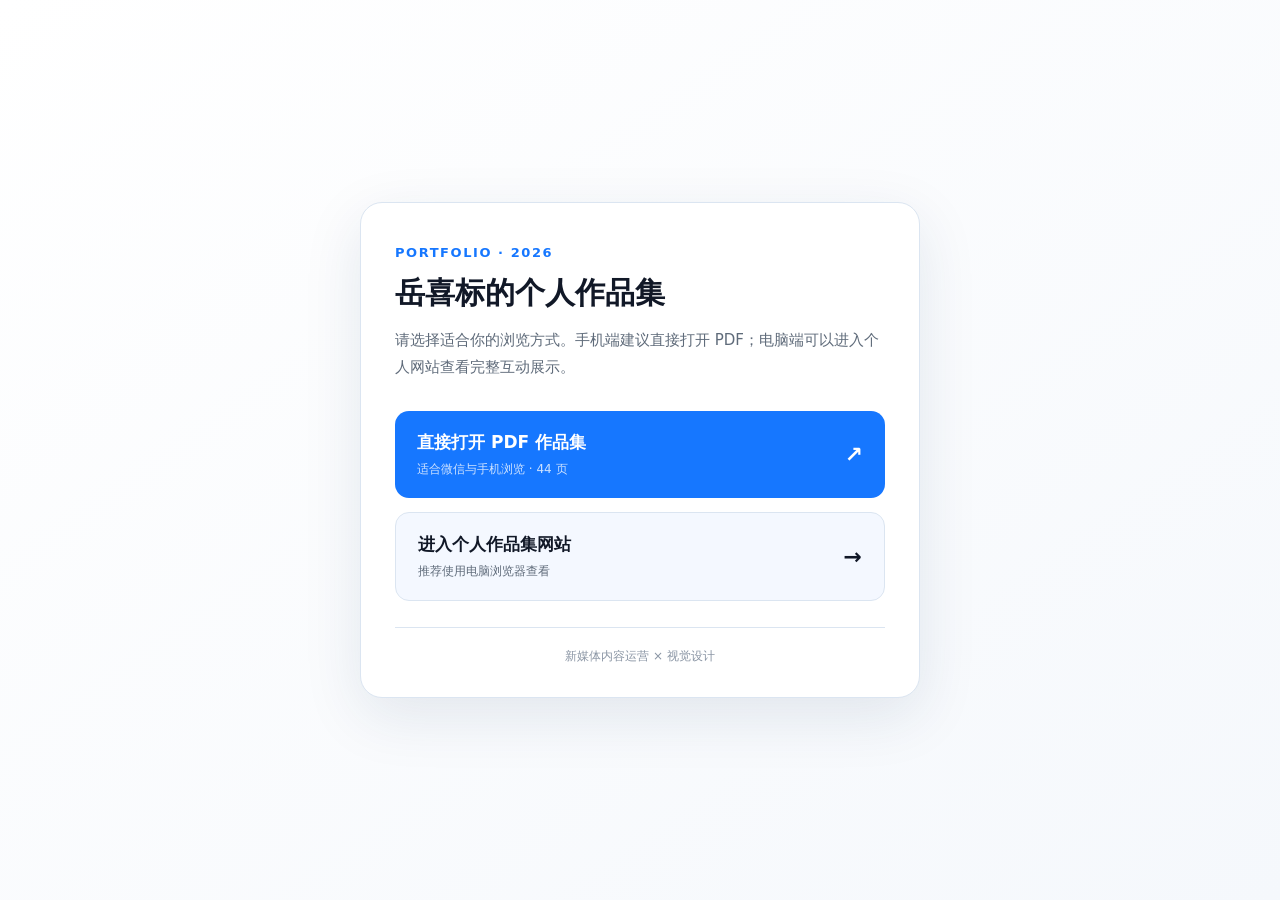
<file: view.html>
<!doctype html>
<html lang="zh-CN">
<head>
  <meta charset="utf-8" />
  <meta name="viewport" content="width=device-width, initial-scale=1" />
  <meta name="color-scheme" content="light" />
  <title>岳喜标｜个人作品集</title>
  <style>
    :root { --blue:#1677ff; --ink:#111827; --muted:#5f6b7a; --line:#dbe5f1; --pale:#f4f8ff; }
    * { box-sizing: border-box; }
    body { margin:0; min-height:100vh; display:grid; place-items:center; padding:24px; background:linear-gradient(145deg,#fff 0%,#f5f8fc 100%); color:var(--ink); font-family:"Microsoft YaHei","PingFang SC",system-ui,sans-serif; }
    main { width:min(100%,560px); padding:42px 34px 32px; background:#fff; border:1px solid var(--line); border-radius:22px; box-shadow:0 18px 60px rgba(23,52,92,.10); }
    .eyebrow { margin:0 0 14px; color:var(--blue); font-size:13px; font-weight:700; letter-spacing:.12em; }
    h1 { margin:0; font-size:30px; line-height:1.25; }
    .intro { margin:16px 0 30px; color:var(--muted); font-size:15px; line-height:1.8; }
    .actions { display:grid; gap:14px; }
    a { display:flex; align-items:center; justify-content:space-between; gap:18px; padding:20px 22px; border-radius:14px; text-decoration:none; transition:.18s ease; }
    a strong { display:block; font-size:17px; }
    a span { display:block; margin-top:6px; font-size:12px; line-height:1.5; }
    .pdf { color:#fff; background:var(--blue); }
    .pdf span { color:rgba(255,255,255,.78); }
    .site { color:var(--ink); background:var(--pale); border:1px solid var(--line); }
    .site span { color:var(--muted); }
    a:hover { transform:translateY(-2px); box-shadow:0 10px 24px rgba(22,119,255,.15); }
    .arrow { flex:none; font-size:22px; }
    footer { margin-top:26px; padding-top:20px; border-top:1px solid var(--line); color:#8a95a4; font-size:12px; text-align:center; }
    @media (max-width:480px) { main{padding:34px 22px 26px;border-radius:18px} h1{font-size:26px} }
  </style>
</head>
<body>
  <main>
    <p class="eyebrow">PORTFOLIO · 2026</p>
    <h1>岳喜标的个人作品集</h1>
    <p class="intro">请选择适合你的浏览方式。手机端建议直接打开 PDF；电脑端可以进入个人网站查看完整互动展示。</p>
    <div class="actions">
      <a class="pdf" href="./pdf.html">
        <div><strong>直接打开 PDF 作品集</strong><span>适合微信与手机浏览 · 44 页</span></div><b class="arrow">↗</b>
      </a>
      <a class="site" href="./">
        <div><strong>进入个人作品集网站</strong><span>推荐使用电脑浏览器查看</span></div><b class="arrow">→</b>
      </a>
    </div>
    <footer>新媒体内容运营 × 视觉设计</footer>
  </main>
</body>
</html>
</file>
<file: styles.css>
﻿:root {
  color-scheme: dark;
  --bg: #000000;
  --paper: #000000;
  --ink: #ffffff;
  --muted: rgba(255,255,255,.62);
  --line: rgba(255,255,255,.16);
  --line-strong: rgba(255,255,255,.42);
  --accent: #ffffff;
  --max: 1480px;
  --ease: cubic-bezier(.19, 1, .22, 1);
}

* { box-sizing: border-box; }
html { scroll-behavior: smooth; }
body {
  min-width: 320px;
  margin: 0;
  overflow-x: hidden;
  background: var(--bg);
  color: var(--ink);
  font-family: Inter, "Noto Sans SC", "Microsoft YaHei", system-ui, sans-serif;
}
body::before {
  position: fixed;
  inset: 0;
  z-index: -3;
  content: "";
  background-image:
    linear-gradient(90deg, rgba(255,255,255,.055) 1px, transparent 1px),
    linear-gradient(rgba(255,255,255,.055) 1px, transparent 1px);
  background-size: 72px 72px;
  mask-image: linear-gradient(to bottom, rgba(0,0,0,.85), transparent 82%);
}
a { color: inherit; text-decoration: none; }
img { display: block; max-width: 100%; }
button { font: inherit; }
.grain {
  position: fixed;
  inset: 0;
  z-index: 50;
  pointer-events: none;
  opacity: .18;
  background-image: radial-gradient(rgba(255,255,255,.16) .7px, transparent .7px);
  background-size: 4px 4px;
  mix-blend-mode: screen;
}
.cursor-light {
  position: fixed;
  left: 0;
  top: 0;
  z-index: -1;
  width: 34vw;
  height: 34vw;
  border-radius: 50%;
  background: radial-gradient(circle, rgba(255,255,255,.16), rgba(0,0,0,0) 68%);
  transform: translate3d(-50%, -50%, 0);
  pointer-events: none;
  opacity: .72;
}
.site-header {
  position: fixed;
  left: 50%;
  top: 0;
  z-index: 20;
  display: flex;
  align-items: center;
  justify-content: space-between;
  width: min(var(--max), calc(100% - 48px));
  min-height: 72px;
  border-bottom: 1px solid var(--line);
  background: rgba(0,0,0,.74);
  backdrop-filter: blur(16px);
  transform: translateX(-50%);
}
.brand, .nav-links { display: flex; align-items: center; }
.brand { gap: 12px; font-size: 13px; font-weight: 850; letter-spacing: .16em; }
.brand span { width: 10px; height: 10px; border-radius: 50%; background: var(--ink); }
.nav-links { gap: clamp(18px, 3vw, 42px); color: var(--muted); font-size: 13px; }
.nav-links a { position: relative; padding: 9px 0; transition: color 500ms var(--ease); }
.nav-links a::after {
  position: absolute;
  left: 0;
  right: 0;
  bottom: 3px;
  height: 1px;
  content: "";
  background: currentColor;
  transform: scaleX(0);
  transform-origin: right;
  transition: transform 580ms var(--ease);
}
.nav-links a:hover { color: var(--ink); }
.nav-links a:hover::after { transform: scaleX(1); transform-origin: left; }
main { width: min(var(--max), calc(100% - 48px)); margin: 0 auto; }
.hero-gallery, .scroll-statement, .cases-section, .contact-section, .work-details { scroll-margin-top: 92px; }
.hero-gallery {
  display: grid;
  grid-template-columns: minmax(330px, .42fr) minmax(0, 1fr);
  gap: clamp(32px, 5vw, 96px);
  align-items: start;
  min-height: 100vh;
  padding: 118px 0 72px;
}
.hero-copy { position: sticky; top: 118px; z-index: 5; align-self: start; padding-top: clamp(18px, 5vh, 64px); }
.eyebrow, .section-kicker, .work-index {
  margin: 0 0 18px;
  color: var(--accent);
  font-size: 12px;
  font-weight: 800;
  letter-spacing: .18em;
  text-transform: uppercase;
}
.split-title {
  display: flex;
  gap: clamp(2px, 1vw, 12px);
  margin: 0 0 28px;
  font-size: clamp(78px, 9vw, 150px);
  font-weight: 900;
  letter-spacing: 0;
  line-height: .82;
}
.split-title span {
  display: inline-block;
  opacity: 0;
  transform: translateY(70%) rotate(4deg);
  animation: titleRise 1200ms var(--ease) forwards;
}
.split-title span:nth-child(2) { animation-delay: 130ms; }
.split-title span:nth-child(3) { animation-delay: 260ms; }
.hero-note {
  max-width: 360px;
  margin: 0;
  color: var(--muted);
  font-size: clamp(15px, 1.2vw, 18px);
  line-height: 1.9;
}
.gallery-shell {
  position: relative;
  display: grid;
  grid-template-columns: repeat(2, minmax(220px, 1fr));
  gap: clamp(14px, 1.6vw, 24px);
  align-self: center;
  min-height: 620px;
  perspective: 1600px;
}
.flip-card {
  min-height: 286px;
  perspective: 1400px;
}
.flip-inner {
  position: relative;
  width: 100%;
  height: 100%;
  min-height: inherit;
  transform-style: preserve-3d;
  transition: transform 900ms var(--ease);
}
.flip-card:hover .flip-inner,
.flip-card.is-flipped .flip-inner {
  transform: rotateY(180deg);
}
.flip-face {
  position: absolute;
  inset: 0;
  display: flex;
  flex-direction: column;
  justify-content: space-between;
  overflow: hidden;
  border: 1px solid rgba(255,255,255,.13);
  border-radius: 2px;
  background:
    radial-gradient(circle at 50% 0%, rgba(255,255,255,.11), transparent 42%),
    rgba(255,255,255,.035);
  color: var(--ink);
  backface-visibility: hidden;
  -webkit-backface-visibility: hidden;
}
.flip-front img {
  width: 100%;
  height: 72%;
  object-fit: cover;
  opacity: .92;
  transition: transform 900ms var(--ease), opacity 900ms var(--ease);
}
.flip-card:hover .flip-front img { transform: scale(1.045); opacity: 1; }
.flip-front div {
  display: grid;
  gap: 8px;
  padding: 18px;
}
.flip-front span,
.flip-back span {
  color: var(--muted);
  font-size: 12px;
  font-weight: 900;
  letter-spacing: .18em;
  text-transform: uppercase;
}
.flip-front strong {
  color: var(--ink);
  font-size: clamp(26px, 2.6vw, 46px);
  line-height: .92;
}
.flip-front em,
.flip-back em {
  color: var(--muted);
  font-size: 12px;
  font-style: normal;
  font-weight: 850;
  letter-spacing: .12em;
  text-transform: uppercase;
}
.flip-back {
  gap: 20px;
  padding: clamp(20px, 2vw, 30px);
  transform: rotateY(180deg);
  background:
    linear-gradient(135deg, rgba(255,255,255,.16), rgba(255,255,255,.035)),
    #050505;
}
.flip-back strong {
  max-width: 92%;
  color: var(--ink);
  font-size: clamp(28px, 3vw, 54px);
  line-height: .92;
}
.flip-back p {
  max-width: 520px;
  margin: auto 0 0;
  color: rgba(255,255,255,.72);
  font-size: 15px;
  line-height: 1.8;
}
.flip-back em {
  justify-self: end;
  color: var(--ink);
}
.flip-gallery:has(.flip-card:hover) .flip-card:not(:hover) .flip-front,
.flip-gallery:has(.flip-card.is-flipped) .flip-card:not(.is-flipped) .flip-front {
  opacity: .54;
  filter: grayscale(.4);
}
.kinetic-marquee {
  position: relative;
  display: grid;
  align-items: center;
  min-height: clamp(210px, 21vw, 292px);
  overflow: hidden;
  border-top: 1px solid var(--line);
  border-bottom: 1px solid var(--line);
  margin-top: clamp(64px, 8vw, 128px);
}
.kinetic-marquee::before,
.kinetic-marquee::after {
  position: absolute;
  top: 0;
  bottom: 0;
  z-index: 2;
  width: 16vw;
  content: "";
  pointer-events: none;
}
.kinetic-marquee::before { left: 0; background: linear-gradient(90deg, #000, transparent); }
.kinetic-marquee::after { right: 0; background: linear-gradient(270deg, #000, transparent); }
.kinetic-track {
  display: flex;
  align-items: center;
  gap: clamp(72px, 8vw, 148px);
  width: max-content;
  white-space: nowrap;
  will-change: transform;
  transform: translate3d(var(--marquee-x, 0px), 0, 0);
}
.kinetic-track span {
  display: inline-block;
  font-size: clamp(48px, 6.8vw, 112px);
  font-weight: 900;
  line-height: .98;
  letter-spacing: .035em;
  text-transform: uppercase;
  padding-inline: .02em;
}
.marquee-fill {
  color: #ffffff;
}
.marquee-outline {
  color: transparent;
  -webkit-text-fill-color: transparent;
  -webkit-text-stroke: clamp(.8px, .07vw, 1.15px) rgba(255,255,255,.78);
  text-stroke: clamp(.8px, .07vw, 1.15px) rgba(255,255,255,.78);
}
.scroll-statement {
  min-height: 120vh;
  padding: clamp(120px, 15vw, 220px) 0;
  border-top: 1px solid var(--line);
}
.statement-lines {
  display: grid;
  gap: .08em;
  margin-top: 80px;
  font-size: clamp(38px, 6.7vw, 108px);
  font-weight: 900;
  line-height: .92;
  letter-spacing: 0;
}
.statement-lines span {
  display: block;
  opacity: .12;
  transform: translateY(42px);
  transition: opacity 900ms var(--ease), transform 900ms var(--ease);
}
.statement-lines span.is-visible { opacity: 1; transform: translateY(0); }
.statement-note { max-width: 560px; margin: 48px 0 0 auto; color: var(--muted); font-size: 16px; line-height: 1.85; }
.cases-section { padding: 120px 0 60px; border-top: 1px solid var(--line); }
.section-heading {
  display: flex;
  justify-content: space-between;
  align-items: end;
  gap: 28px;
  margin-bottom: 80px;
}
h2 { margin: 0; font-size: clamp(42px, 7vw, 118px); line-height: .86; letter-spacing: 0; }
h3 { margin: 0 0 18px; font-size: clamp(30px, 4.3vw, 68px); line-height: .94; letter-spacing: 0; }
.case-block {
  display: grid;
  grid-template-columns: minmax(320px, .86fr) minmax(0, 1fr);
  gap: clamp(32px, 6vw, 110px);
  align-items: start;
  padding: 90px 0;
  border-top: 1px solid var(--line);
}
.case-block:nth-of-type(even) .case-visual { order: 2; }
.case-visual { position: sticky; top: 96px; display: block; overflow: hidden; cursor: pointer; }
.case-visual img { width: 100%; height: auto; transition: transform 900ms var(--ease), filter 900ms var(--ease); }
.case-visual:hover img { transform: scale(1.018); filter: saturate(1.03); }
.case-content { padding-top: 8px; }
.case-content p { max-width: 700px; color: var(--muted); font-size: 15.5px; line-height: 1.85; }
.work-meta { display: flex; flex-wrap: wrap; gap: 10px; margin-top: 28px; }
.work-meta span {
  border: 1px solid var(--line);
  border-radius: 999px;
  padding: 9px 13px;
  background: rgba(255,255,255,.05);
  color: var(--muted);
  font-size: 12px;
}
.button, .details-toggle, .player-button, .pdf-link {
  display: inline-flex;
  align-items: center;
  justify-content: center;
  min-height: 46px;
  padding: 0 18px;
  border: 1px solid var(--line-strong);
  border-radius: 999px;
  background: transparent;
  color: var(--ink);
  cursor: pointer;
  font-size: 13px;
  font-weight: 800;
  transition: transform 560ms var(--ease), background 560ms var(--ease), border-color 560ms var(--ease);
}
.details-toggle { margin-top: 34px; }
.button:hover, .details-toggle:hover, .player-button:hover, .pdf-link:hover { transform: translateY(-2px); background: var(--paper); border-color: var(--ink); }
.work-details { overflow: clip; margin-top: 36px; padding-top: 8px; transform-origin: top; }
.detail-grid { display: grid; gap: 12px; margin-bottom: 26px; }
.detail-grid div { padding: 16px 0; border-top: 1px solid var(--line); }
.detail-grid span { display: block; margin-bottom: 8px; color: var(--accent); font-size: 12px; font-weight: 850; letter-spacing: .14em; text-transform: uppercase; }
.detail-grid p { margin: 0; font-size: 14px; }
.portfolio-player { display: flex; flex-direction: column; margin-top: 18px; }
.player-stage {
  position: relative;
  aspect-ratio: 1400 / 900;
  overflow: hidden;
  background:
    radial-gradient(circle at 50% 18%, rgba(255,255,255,.82), rgba(0,0,0,0) 42%),
    rgba(255,255,255,.06);
}
.player-stage::after {
  position: absolute;
  inset: 0;
  z-index: 3;
  content: "";
  pointer-events: none;
  box-shadow: inset 0 0 0 1px rgba(255,255,255,.06);
}
.player-stage::before {
  position: absolute;
  inset: 0;
  z-index: 3;
  content: "";
  pointer-events: none;
  opacity: 0;
  background: linear-gradient(100deg, transparent 20%, rgba(255,255,255,.1) 48%, transparent 76%);
  transform: translateX(-100%);
}
.portfolio-player.is-loading .player-stage::before {
  opacity: 1;
  animation: stageLoad 1.15s ease-in-out infinite;
}
.player-status {
  position: absolute;
  inset: 0;
  z-index: 4;
  display: grid;
  place-items: center;
  margin: 0;
  padding: 24px;
  color: rgba(255,255,255,.78);
  font-size: 12px;
  font-weight: 750;
  letter-spacing: .08em;
  text-align: center;
  opacity: 0;
  pointer-events: none;
  transition: opacity 320ms var(--ease);
}
.portfolio-player.is-loading .player-status,
.portfolio-player.has-error .player-status { opacity: 1; }
.player-slide {
  position: absolute;
  inset: 0;
  display: block;
  width: 100%;
  height: 100%;
  object-fit: contain;
  opacity: 0;
  transform: translateY(18px) scale(.985);
  filter: blur(4px);
  transition: opacity 620ms var(--ease), transform 760ms var(--ease), filter 760ms var(--ease);
  will-change: opacity, transform, filter;
}
.player-slide.is-leaving {
  z-index: 1;
  opacity: 0;
  transform: translateY(-10px) scale(.99);
  filter: blur(6px);
}
.player-slide.is-active {
  z-index: 2;
  opacity: 1;
  transform: translateY(0) scale(1);
  filter: blur(0);
}
.player-controls {
  position: sticky;
  top: 72px;
  z-index: 6;
  order: -1;
  display: grid;
  grid-template-columns: 1fr auto 1fr;
  gap: 12px;
  align-items: center;
  margin-bottom: 16px;
  padding: 12px 0;
  background: rgba(0,0,0,.9);
  backdrop-filter: blur(14px);
}
.player-counter { color: var(--accent); font-size: 12px; font-weight: 850; letter-spacing: .16em; }
.player-button:disabled { cursor: wait; opacity: .42; transform: none; }
.pdf-link { margin-top: 18px; }
.secondary-link { opacity: .72; }
.contact-section { min-height: 72vh; padding: 130px 0; border-top: 1px solid var(--line); }
.contact-section h2 { max-width: none; margin-bottom: 56px; font-size: clamp(48px, 6.2vw, 104px); line-height: .9; white-space: nowrap; }
.contact-row { display: flex; flex-wrap: wrap; gap: 18px 40px; font-size: clamp(20px, 2.7vw, 42px); }
.contact-row a { border-bottom: 1px solid var(--line-strong); transition: color 500ms var(--ease), border-color 500ms var(--ease); }
.contact-row a:hover { color: var(--accent); border-color: currentColor; }
.reveal-text { opacity: 0; transform: translateY(28px); animation: fadeRise 980ms var(--ease) forwards; animation-delay: 420ms; }
@keyframes titleRise { to { opacity: 1; transform: translateY(0) rotate(0); } }
@keyframes fadeRise { to { opacity: 1; transform: translateY(0); } }
@keyframes stageLoad { to { transform: translateX(100%); } }

.scroll-reveal {
  opacity: 0;
  transform: translate3d(0, 58px, 0) scale(.985);
  filter: blur(16px);
  transition:
    opacity 980ms var(--ease),
    transform 1180ms var(--ease),
    filter 1180ms var(--ease);
  transition-delay: var(--reveal-delay, 0ms);
  will-change: opacity, transform, filter;
}
.scroll-reveal.is-visible {
  opacity: 1;
  transform: translate3d(0, 0, 0) scale(1);
  filter: blur(0);
}
.reveal-image {
  transform: translate3d(0, 72px, 0) scale(.96);
}
.reveal-text-block {
  transform: translate3d(0, 42px, 0);
}
@media (prefers-reduced-motion: reduce) {
  *, *::before, *::after { animation-duration: .01ms !important; animation-iteration-count: 1 !important; scroll-behavior: auto !important; transition-duration: .01ms !important; }
  .split-title span, .reveal-text, .statement-lines span, .scroll-reveal { opacity: 1; transform: none; filter: none; }
}
@media (max-width: 1020px) {
  .hero-gallery, .case-block { grid-template-columns: 1fr; }
  .hero-copy { position: relative; top: 0; max-width: 620px; }
  .gallery-shell { grid-template-columns: repeat(2, minmax(220px, 1fr)); min-height: auto; }
  .case-block:nth-of-type(even) .case-visual { order: 0; }
  .case-visual { position: relative; top: 0; }
}
@media (max-width: 680px) {
  body::before { background-size: 52px 52px; }
  .grain { opacity: .1; }
  .cursor-light { display: none; }
  .site-header {
    left: 0;
    width: 100%;
    min-height: 64px;
    padding: 0 16px;
    background: rgba(0,0,0,.9);
    transform: none;
  }
  .brand { flex: 0 0 auto; gap: 8px; font-size: 11px; }
  .brand span { width: 8px; height: 8px; }
  .nav-links { gap: 0; margin-left: auto; font-size: 11px; }
  .nav-links a { padding: 20px 7px; white-space: nowrap; }
  main { width: 100%; padding: 0 18px; }
  .hero-gallery {
    gap: 52px;
    min-height: auto;
    padding: 104px 0 72px;
  }
  .hero-copy { top: 0; max-width: none; padding-top: 0; }
  .eyebrow, .section-kicker, .work-index { margin-bottom: 14px; font-size: 10px; letter-spacing: .14em; }
  .split-title {
    justify-content: space-between;
    width: 100%;
    margin-bottom: 28px;
    font-size: clamp(70px, 24vw, 96px);
    line-height: .86;
  }
  .hero-note { max-width: 34em; font-size: 15px; line-height: 1.75; }
  .gallery-shell { grid-template-columns: 1fr; gap: 24px; min-height: 0; perspective: none; }
  .flip-card { min-height: 0; perspective: none; }
  .flip-inner { height: auto; min-height: 0; transform: none !important; }
  .flip-face {
    position: relative;
    inset: auto;
    border-radius: 0;
    backface-visibility: visible;
    -webkit-backface-visibility: visible;
  }
  .flip-front { display: block; }
  .flip-front img { width: 100%; height: auto; object-fit: contain; opacity: 1; }
  .flip-front div { gap: 6px; padding: 16px 16px 18px; }
  .flip-front strong { font-size: clamp(28px, 9vw, 38px); line-height: 1; }
  .flip-back {
    position: relative;
    inset: auto;
    gap: 14px;
    min-height: 0;
    margin-top: -1px;
    padding: 18px 16px 20px;
    border-top: 0;
    transform: none;
  }
  .flip-back > span, .flip-back > strong { display: none; }
  .flip-back p { max-width: none; margin: 0; font-size: 13.5px; line-height: 1.7; }
  .flip-back em { margin-top: 2px; color: var(--ink); }
  .flip-gallery:has(.flip-card:hover) .flip-card:not(:hover) .flip-front,
  .flip-gallery:has(.flip-card.is-flipped) .flip-card:not(.is-flipped) .flip-front { opacity: 1; filter: none; }
  .kinetic-marquee { min-height: 138px; margin-top: 72px; }
  .kinetic-track { gap: 52px; }
  .kinetic-track span { font-size: 38px; letter-spacing: .02em; }
  .scroll-statement { min-height: auto; padding: 96px 0; }
  .statement-lines { gap: .16em; margin-top: 52px; font-size: clamp(30px, 8.8vw, 40px); line-height: 1.04; }
  .statement-note { margin: 36px 0 0; font-size: 14px; line-height: 1.75; }
  .cases-section { padding: 88px 0 36px; }
  .section-heading { display: block; margin-bottom: 42px; }
  h2 { margin-top: 14px; font-size: 48px; line-height: .92; }
  h3 { margin-bottom: 16px; font-size: clamp(29px, 8.4vw, 36px); line-height: 1.02; }
  .case-block { gap: 26px; padding: 64px 0; }
  .case-content { padding-top: 0; }
  .case-content p { font-size: 14px; line-height: 1.75; }
  .work-meta { gap: 8px; margin-top: 22px; }
  .work-meta span { padding: 8px 10px; font-size: 11px; }
  .details-toggle { margin-top: 26px; }
  .work-details { margin-top: 28px; padding-top: 4px; }
  .detail-grid { gap: 4px; margin-bottom: 20px; }
  .detail-grid div { padding: 14px 0; }
  .detail-grid span { margin-bottom: 6px; font-size: 10px; }
  .detail-grid p { font-size: 13px; }
  .portfolio-player { margin-top: 10px; }
  .player-controls {
    top: 64px;
    grid-template-columns: minmax(0, 1fr) auto minmax(0, 1fr);
    gap: 6px;
    margin-bottom: 10px;
    padding: 10px 0;
    background: rgba(0,0,0,.94);
  }
  .player-stage { aspect-ratio: 4 / 3; }
  .player-button { width: 100%; min-height: 42px; padding: 0 10px; font-size: 11px; white-space: nowrap; }
  .player-counter { font-size: 10px; letter-spacing: .08em; white-space: nowrap; }
  .player-status { padding: 18px; font-size: 10px; letter-spacing: .04em; }
  .button, .details-toggle, .pdf-link { width: 100%; }
  .contact-section { min-height: auto; padding: 96px 0 112px; }
  .contact-section h2 {
    margin-bottom: 40px;
    font-size: clamp(32px, 9vw, 42px);
    line-height: 1.04;
    white-space: nowrap;
  }
  .contact-row { display: grid; gap: 16px; font-size: clamp(17px, 5vw, 22px); }
  .contact-row a { width: 100%; padding-bottom: 8px; overflow-wrap: anywhere; }
  .scroll-reveal { transform: translate3d(0, 30px, 0) scale(.99); filter: blur(7px); }
  .reveal-image { transform: translate3d(0, 36px, 0) scale(.98); }
}

.back-to-top {
  position: fixed;
  right: 24px;
  bottom: 24px;
  z-index: 40;
  display: inline-flex;
  align-items: center;
  justify-content: center;
  width: 58px;
  height: 58px;
  border: 1px solid var(--line-strong);
  border-radius: 50%;
  background: rgba(0,0,0,.76);
  color: var(--ink);
  cursor: pointer;
  font-size: 12px;
  font-weight: 900;
  letter-spacing: .12em;
  text-transform: uppercase;
  opacity: 0;
  pointer-events: none;
  transform: translateY(16px) scale(.94);
  backdrop-filter: blur(14px);
  transition: opacity 420ms var(--ease), transform 420ms var(--ease), background 420ms var(--ease), border-color 420ms var(--ease);
}
.back-to-top.is-visible {
  opacity: 1;
  pointer-events: auto;
  transform: translateY(0) scale(1);
}
.back-to-top:hover {
  background: #ffffff;
  color: #000000;
  border-color: #ffffff;
}
@media (max-width: 680px) {
  .back-to-top {
    right: 16px;
    bottom: 16px;
    width: 52px;
    height: 52px;
  }
}
</file>
